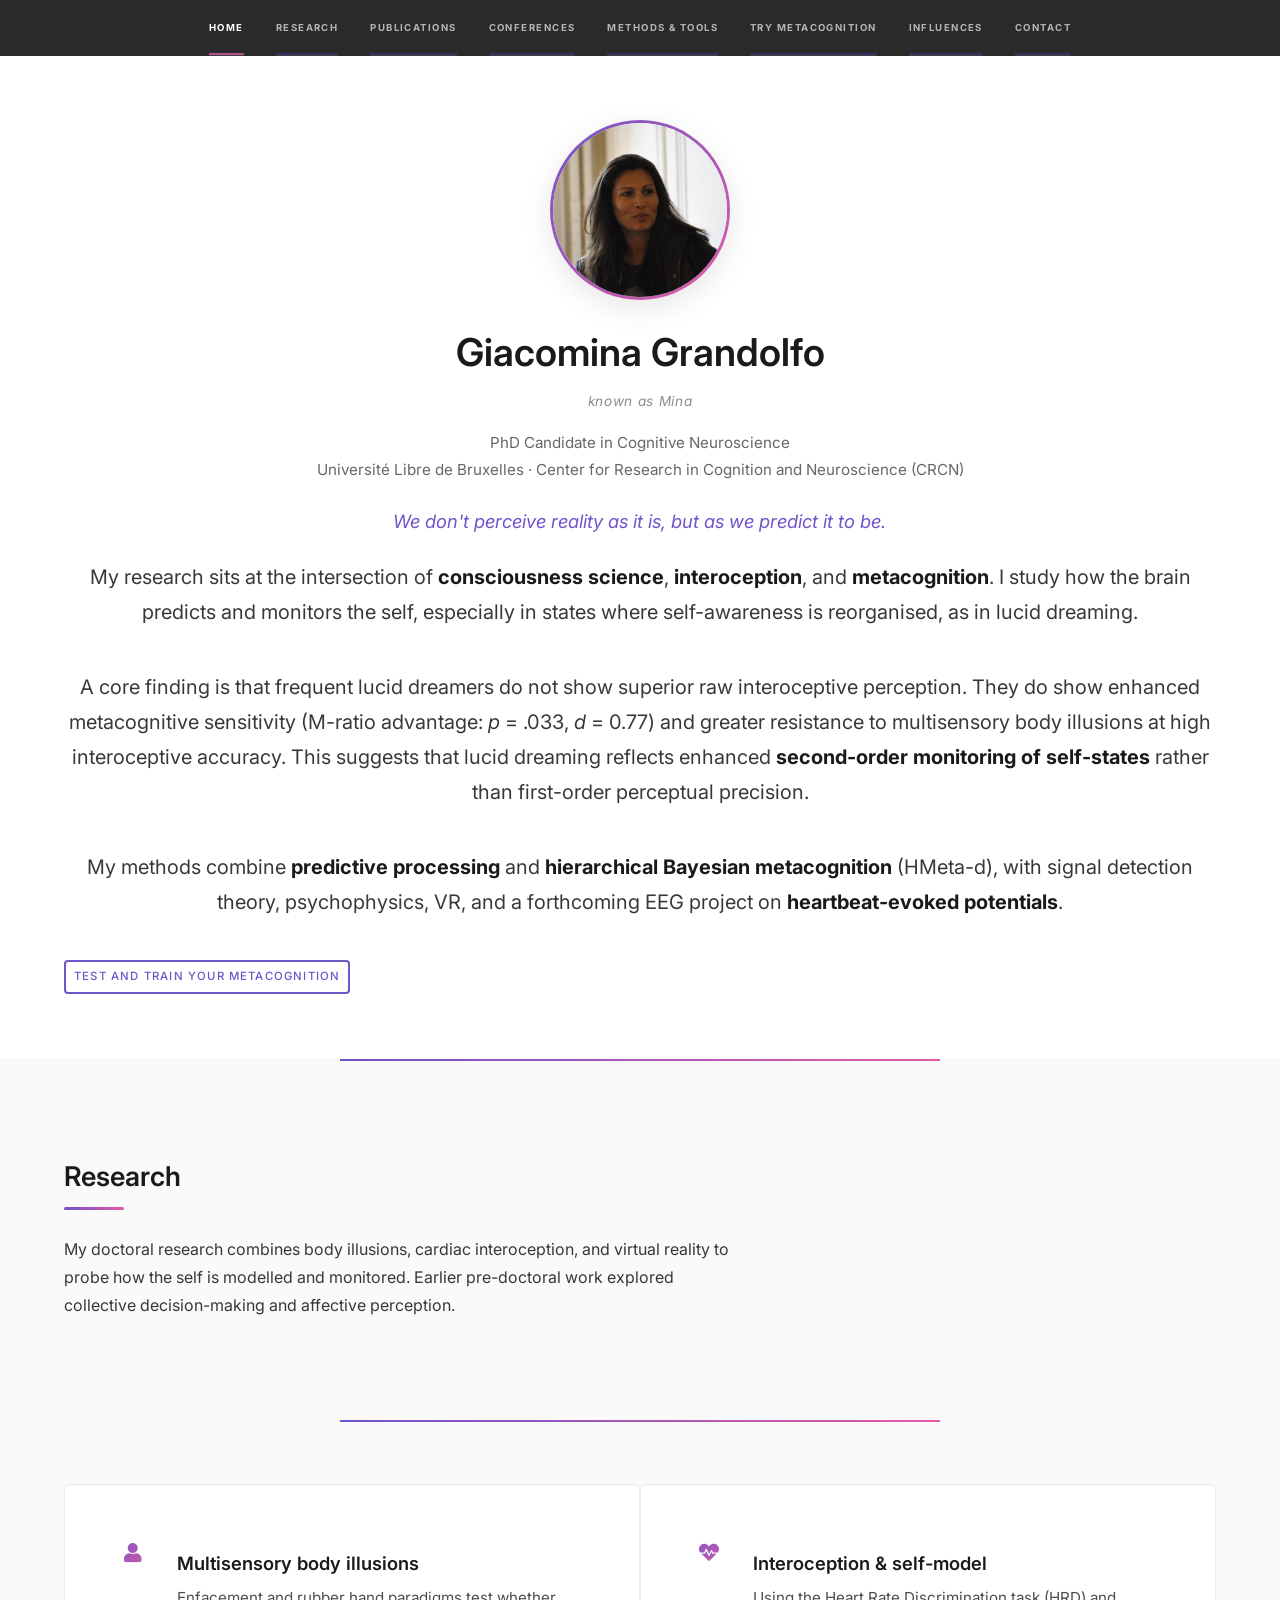
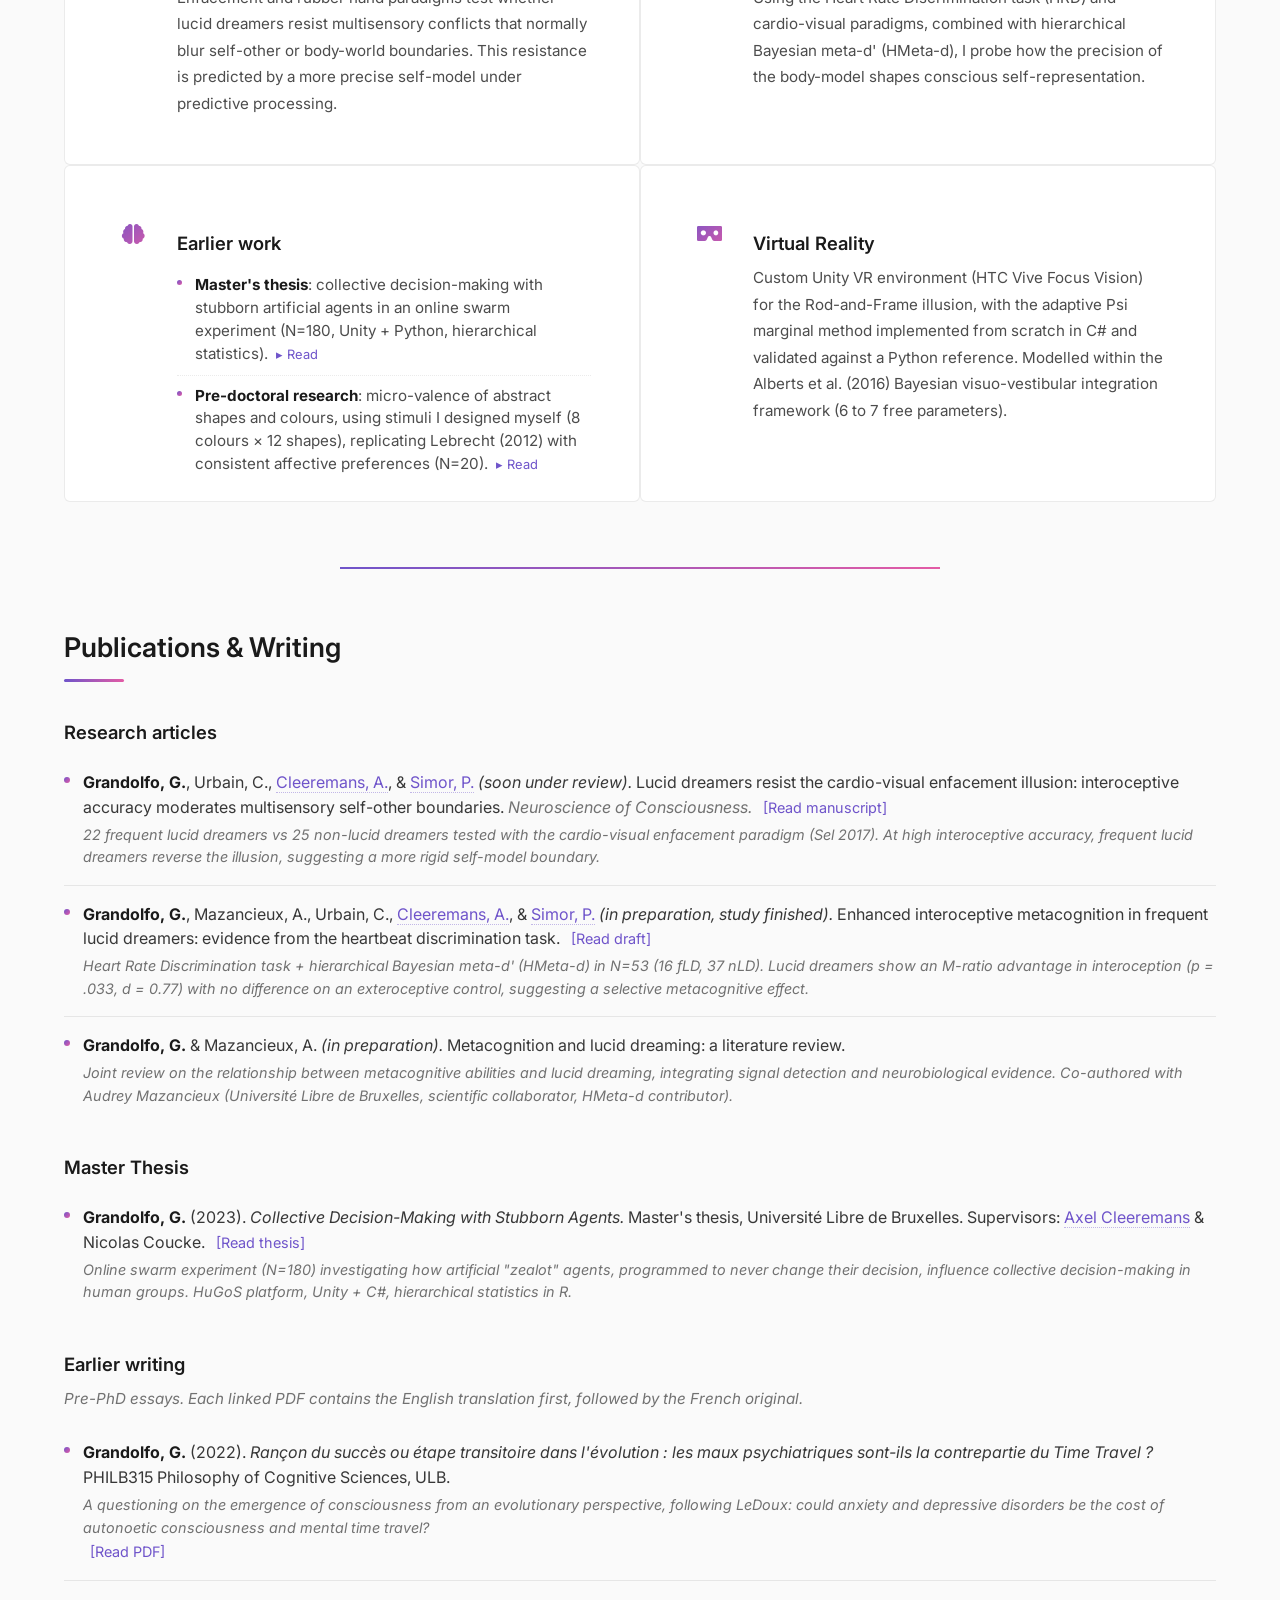
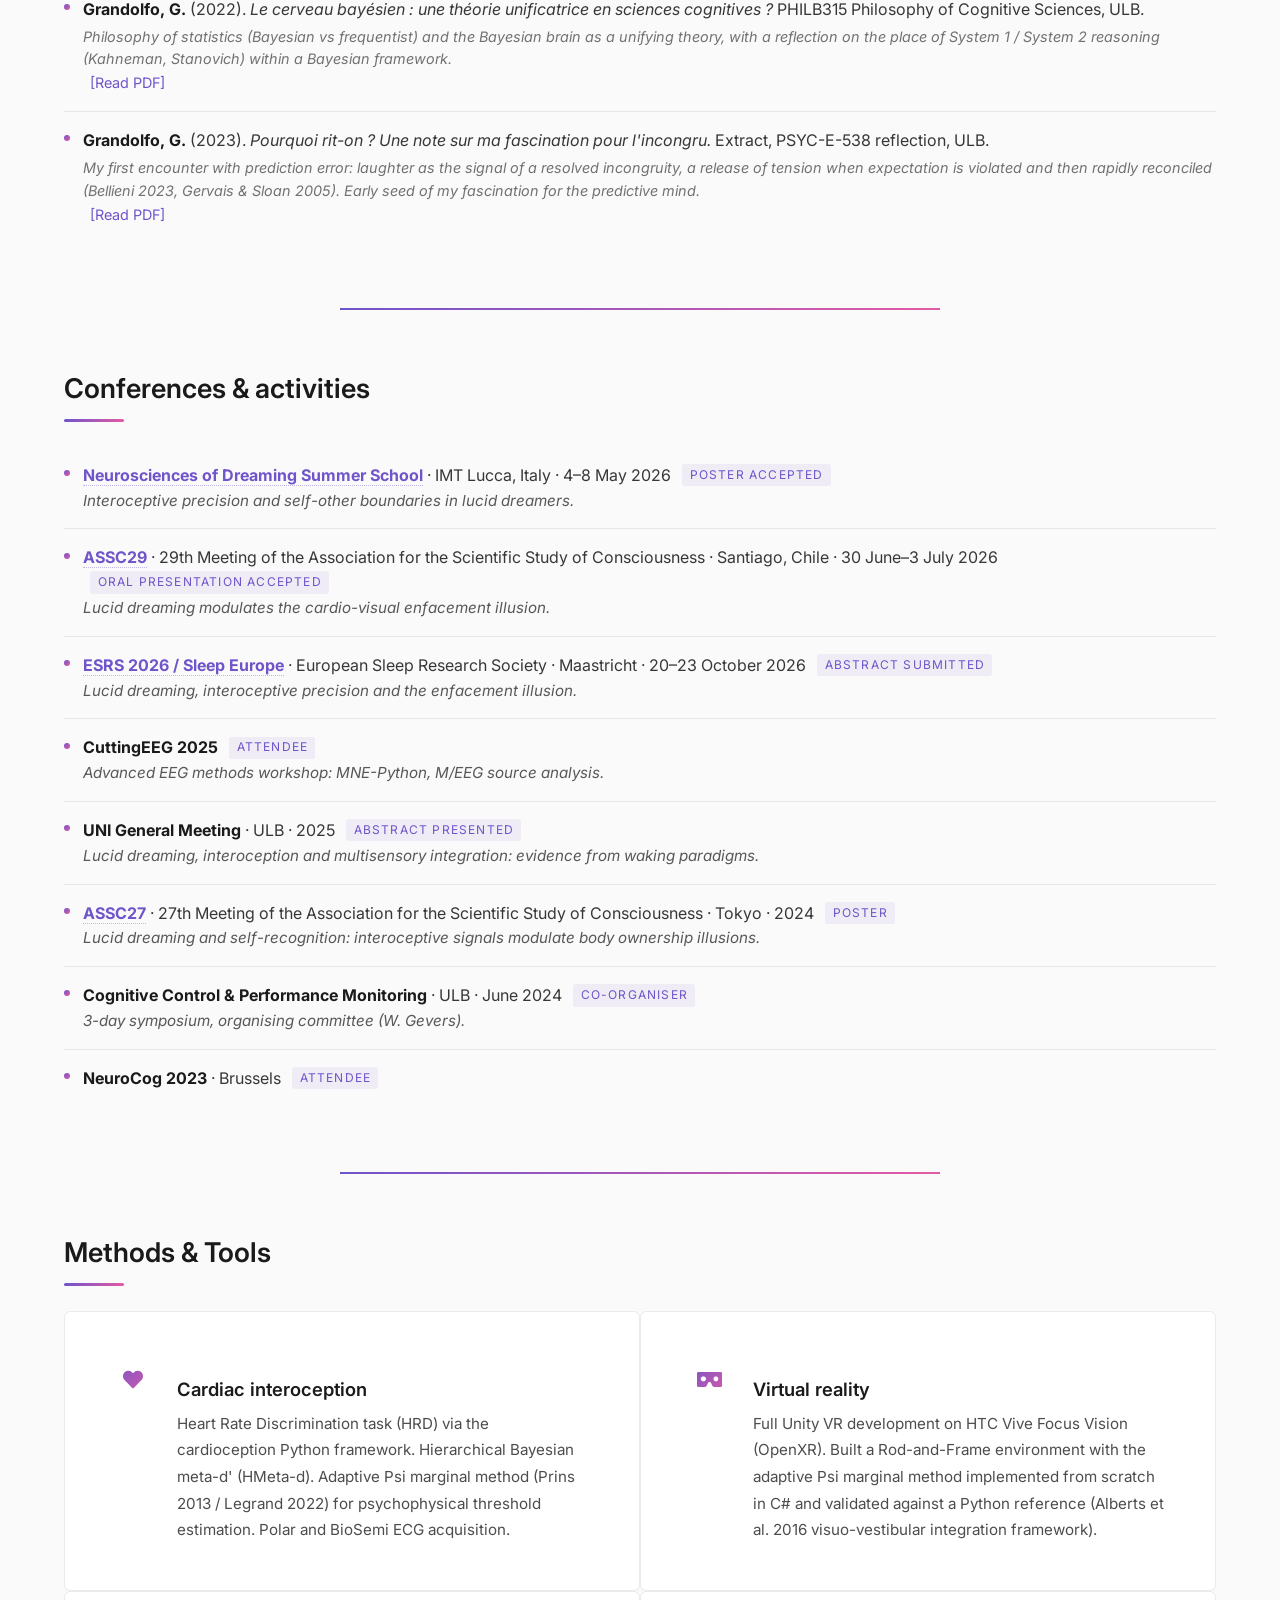
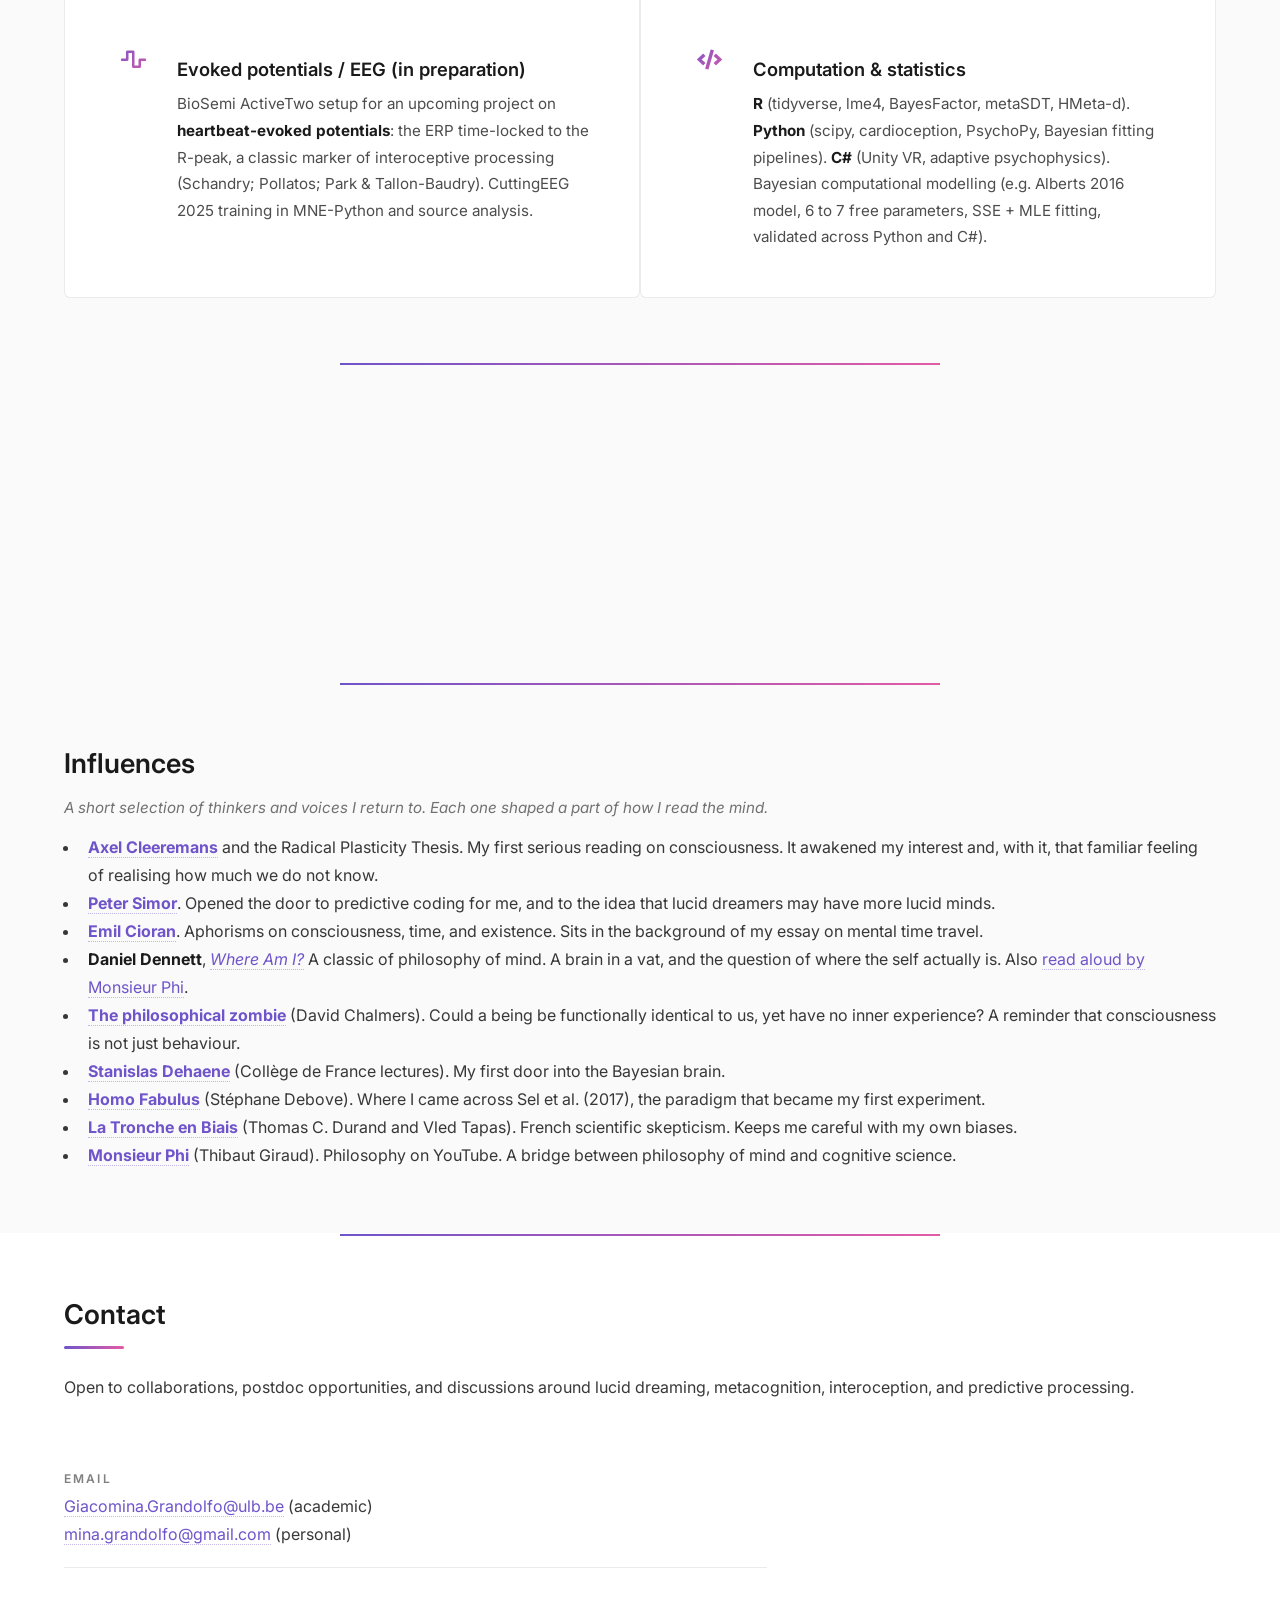
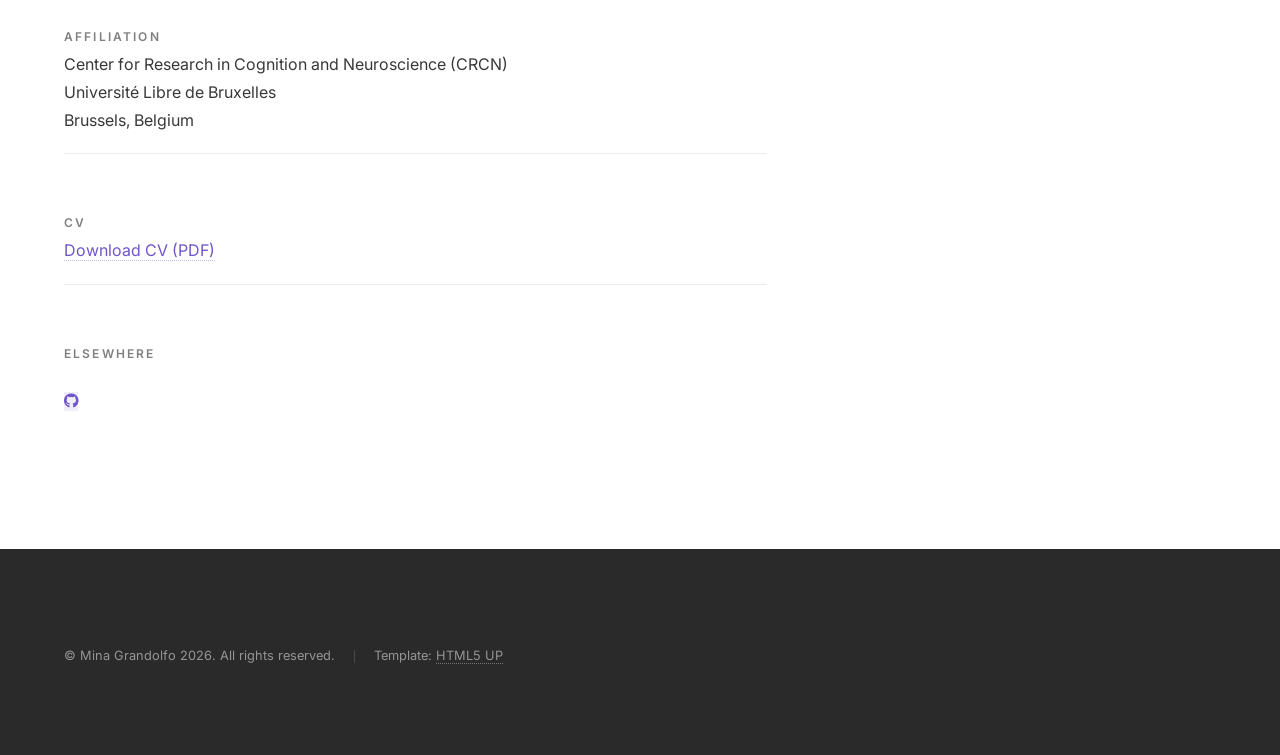
<file: index.html>
<!DOCTYPE HTML>
<!--
	Built with Hyperspace by HTML5 UP (html5up.net).
	Customised for Mina Grandolfo.
-->
<html lang="en">
	<head>
		<title>Giacomina Grandolfo (Mina) | Cognitive Neuroscience, ULB</title>
		<meta charset="utf-8" />
		<meta name="viewport" content="width=device-width, initial-scale=1, user-scalable=no" />
		<meta name="description" content="Mina Grandolfo, PhD candidate in cognitive neuroscience at Université Libre de Bruxelles. Research on lucid dreaming, interoception, metacognition and multisensory self-representation." />
		<link rel="preconnect" href="https://fonts.googleapis.com" />
		<link rel="preconnect" href="https://fonts.gstatic.com" crossorigin />
		<link href="https://fonts.googleapis.com/css2?family=Inter:wght@400;500;600;700&display=swap" rel="stylesheet" />
		<link rel="stylesheet" href="assets/css/main.css" />
		<link rel="stylesheet" href="assets/css/custom.css" />
		<noscript><link rel="stylesheet" href="assets/css/noscript.css" /></noscript>
	</head>
	<body class="is-preload">

		<!-- Sidebar -->
			<section id="sidebar">
				<div class="inner">
					<nav>
						<ul>
							<li><a href="#intro">Home</a></li>
							<li><a href="#research">Research</a></li>
							<li><a href="#publications">Publications</a></li>
							<li><a href="#conferences">Conferences</a></li>
							<li><a href="#methods">Methods &amp; Tools</a></li>
							<li><a href="#try">Try metacognition</a></li>
							<li><a href="#influences">Influences</a></li>
							<li><a href="#contact">Contact</a></li>
						</ul>
					</nav>
				</div>
			</section>

		<!-- Wrapper -->
			<div id="wrapper">

				<!-- Intro / Hero -->
					<section id="intro" class="wrapper style1 fullscreen fade-up">
						<div class="inner">
							<img src="images/mina_portrait.jpg" alt="Giacomina Grandolfo" class="hero-photo" />
							<h1>Giacomina Grandolfo</h1>
							<p class="also-known">known as Mina</p>
							<p class="affiliation">PhD Candidate in Cognitive Neuroscience<br />
							Université Libre de Bruxelles &middot; Center for Research in Cognition and Neuroscience (CRCN)</p>
							<p class="tagline">We don't perceive reality as it is, but as we predict it to be.</p>
							<p>My research sits at the intersection of <strong>consciousness science</strong>, <strong>interoception</strong>, and <strong>metacognition</strong>. I study how the brain predicts and monitors the self, especially in states where self-awareness is reorganised, as in lucid dreaming.</p>
							<p>A core finding is that frequent lucid dreamers do not show superior raw interoceptive perception. They do show enhanced metacognitive sensitivity (M-ratio advantage: <em>p</em> = .033, <em>d</em> = 0.77) and greater resistance to multisensory body illusions at high interoceptive accuracy. This suggests that lucid dreaming reflects enhanced <strong>second-order monitoring of self-states</strong> rather than first-order perceptual precision.</p>
							<p>My methods combine <strong>predictive processing</strong> and <strong>hierarchical Bayesian metacognition</strong> (HMeta-d), with signal detection theory, psychophysics, VR, and a forthcoming EEG project on <strong>heartbeat-evoked potentials</strong>.</p>
							<ul class="actions">
								<li><a href="metacog/" class="button" target="_blank" rel="noopener">Test and train your metacognition</a></li>
							</ul>
						</div>
					</section>

				<!-- Research -->
					<section id="research" class="wrapper style2 spotlights">
						<section>
							<div class="content">
								<div class="inner">
									<h2>Research</h2>
									<p>My doctoral research combines body illusions, cardiac interoception, and virtual reality to probe how the self is modelled and monitored. Earlier pre-doctoral work explored collective decision-making and affective perception.</p>
								</div>
							</div>
						</section>
					</section>

					<section id="research-axes" class="wrapper style3 fade-up">
						<div class="inner">
							<div class="features">
								<section>
									<span class="icon solid major fa-user"></span>
									<h3>Multisensory body illusions</h3>
									<p>Enfacement and rubber hand paradigms test whether lucid dreamers resist multisensory conflicts that normally blur self-other or body-world boundaries. This resistance is predicted by a more precise self-model under predictive processing.</p>
								</section>
								<section>
									<span class="icon solid major fa-heartbeat"></span>
									<h3>Interoception &amp; self-model</h3>
									<p>Using the Heart Rate Discrimination task (HRD) and cardio-visual paradigms, combined with hierarchical Bayesian meta-d' (HMeta-d), I probe how the precision of the body-model shapes conscious self-representation.</p>
								</section>
								<section>
									<span class="icon solid major fa-brain"></span>
									<h3>Earlier work</h3>
									<ul class="card-list">
										<li><strong>Master's thesis</strong>: collective decision-making with stubborn artificial agents in an online swarm experiment (N=180, Unity + Python, hierarchical statistics). <a href="writing/collective_decision_making.pdf" target="_blank" rel="noopener" class="card-link">Read</a></li>
										<li><strong>Pre-doctoral research</strong>: micro-valence of abstract shapes and colours, using stimuli I designed myself (8 colours &times; 12 shapes), replicating Lebrecht (2012) with consistent affective preferences (N=20). <a href="writing/microvalence.pdf" target="_blank" rel="noopener" class="card-link">Read</a></li>
									</ul>
								</section>
								<section>
									<span class="icon solid major fa-vr-cardboard"></span>
									<h3>Virtual Reality</h3>
									<p>Custom Unity VR environment (HTC Vive Focus Vision) for the Rod-and-Frame illusion, with the adaptive Psi marginal method implemented from scratch in C# and validated against a Python reference. Modelled within the Alberts et al. (2016) Bayesian visuo-vestibular integration framework (6 to 7 free parameters).</p>
								</section>
							</div>
						</div>
					</section>

				<!-- Publications -->
					<section id="publications" class="wrapper style2 fade-up">
						<div class="inner">
							<h2>Publications &amp; Writing</h2>

							<h3>Research articles</h3>
							<ul class="pub-list">
								<li>
									<strong>Grandolfo, G.</strong>, Urbain, C., <a href="https://axc.ulb.be/" target="_blank" rel="noopener">Cleeremans, A.</a>, &amp; <a href="https://www.imera.fr/en/researcher/peter-daniel-simor/" target="_blank" rel="noopener">Simor, P.</a> <em>(soon under review).</em>
									Lucid dreamers resist the cardio-visual enfacement illusion: interoceptive accuracy moderates multisensory self-other boundaries.
									<span class="venue">Neuroscience of Consciousness.</span>
									<a href="writing/lucid_dreamers_resist.pdf" target="_blank" rel="noopener" class="pdf-link">[Read manuscript]</a>
									<span class="teaser">22 frequent lucid dreamers vs 25 non-lucid dreamers tested with the cardio-visual enfacement paradigm (Sel 2017). At high interoceptive accuracy, frequent lucid dreamers reverse the illusion, suggesting a more rigid self-model boundary.</span>
								</li>
								<li>
									<strong>Grandolfo, G.</strong>, Mazancieux, A., Urbain, C., <a href="https://axc.ulb.be/" target="_blank" rel="noopener">Cleeremans, A.</a>, &amp; <a href="https://www.imera.fr/en/researcher/peter-daniel-simor/" target="_blank" rel="noopener">Simor, P.</a> <em>(in preparation, study finished).</em>
									Enhanced interoceptive metacognition in frequent lucid dreamers: evidence from the heartbeat discrimination task.
									<a href="writing/enhanced_interoceptive_metacognition.pdf" target="_blank" rel="noopener" class="pdf-link">[Read draft]</a>
									<span class="teaser">Heart Rate Discrimination task + hierarchical Bayesian meta-d' (HMeta-d) in N=53 (16 fLD, 37 nLD). Lucid dreamers show an M-ratio advantage in interoception (p = .033, d = 0.77) with no difference on an exteroceptive control, suggesting a selective metacognitive effect.</span>
								</li>
								<li>
									<strong>Grandolfo, G.</strong> &amp; Mazancieux, A. <em>(in preparation).</em>
									Metacognition and lucid dreaming: a literature review.
									<span class="teaser">Joint review on the relationship between metacognitive abilities and lucid dreaming, integrating signal detection and neurobiological evidence. Co-authored with Audrey Mazancieux (Université Libre de Bruxelles, scientific collaborator, HMeta-d contributor).</span>
								</li>
							</ul>

							<h3>Master Thesis</h3>
							<ul class="pub-list">
								<li>
									<strong>Grandolfo, G.</strong> (2023).
									<em>Collective Decision-Making with Stubborn Agents.</em>
									Master's thesis, Université Libre de Bruxelles.
									Supervisors: <a href="https://axc.ulb.be/" target="_blank" rel="noopener">Axel Cleeremans</a> &amp; Nicolas Coucke.
									<a href="writing/collective_decision_making.pdf" target="_blank" rel="noopener" class="pdf-link">[Read thesis]</a>
									<span class="teaser">Online swarm experiment (N=180) investigating how artificial "zealot" agents, programmed to never change their decision, influence collective decision-making in human groups. HuGoS platform, Unity + C#, hierarchical statistics in R.</span>
								</li>
							</ul>

							<h3>Earlier writing</h3>
							<p class="section-intro">Pre-PhD essays. Each linked PDF contains the English translation first, followed by the French original.</p>
							<ul class="pub-list">
								<li>
									<strong>Grandolfo, G.</strong> (2022).
									<em>Rançon du succès ou étape transitoire dans l'évolution&nbsp;: les maux psychiatriques sont-ils la contrepartie du Time Travel&nbsp;?</em>
									PHILB315 Philosophy of Cognitive Sciences, ULB.
									<span class="teaser">A questioning on the emergence of consciousness from an evolutionary perspective, following LeDoux: could anxiety and depressive disorders be the cost of autonoetic consciousness and mental time travel?</span>
									<a href="writing/rancon_du_succes.pdf" target="_blank" rel="noopener" class="pdf-link">[Read PDF]</a>
								</li>
								<li>
									<strong>Grandolfo, G.</strong> (2022).
									<em>Le cerveau bayésien : une théorie unificatrice en sciences cognitives ?</em>
									PHILB315 Philosophy of Cognitive Sciences, ULB.
									<span class="teaser">Philosophy of statistics (Bayesian vs frequentist) and the Bayesian brain as a unifying theory, with a reflection on the place of System 1 / System 2 reasoning (Kahneman, Stanovich) within a Bayesian framework.</span>
									<a href="writing/cerveau_bayesien.pdf" target="_blank" rel="noopener" class="pdf-link">[Read PDF]</a>
								</li>
								<li>
									<strong>Grandolfo, G.</strong> (2023).
									<em>Pourquoi rit-on&nbsp;? Une note sur ma fascination pour l'incongru.</em>
									Extract, PSYC-E-538 reflection, ULB.
									<span class="teaser">My first encounter with prediction error: laughter as the signal of a resolved incongruity, a release of tension when expectation is violated and then rapidly reconciled (Bellieni 2023, Gervais &amp; Sloan 2005). Early seed of my fascination for the predictive mind.</span>
									<a href="writing/pourquoi_rit_on.pdf" target="_blank" rel="noopener" class="pdf-link">[Read PDF]</a>
								</li>
							</ul>
						</div>
					</section>

				<!-- Conferences -->
					<section id="conferences" class="wrapper style3 fade-up">
						<div class="inner">
							<h2>Conferences &amp; activities</h2>
							<ul class="conf-list">
								<li><strong><a href="https://nodsummerschool.imtlucca.it/" target="_blank" rel="noopener">Neurosciences of Dreaming Summer School</a></strong> &middot; IMT Lucca, Italy &middot; 4&ndash;8 May 2026 <span class="conf-type">Poster accepted</span><br /><em>Interoceptive precision and self-other boundaries in lucid dreamers.</em></li>
								<li><strong><a href="https://theassc.org/assc-29/" target="_blank" rel="noopener">ASSC29</a></strong> &middot; 29th Meeting of the Association for the Scientific Study of Consciousness &middot; Santiago, Chile &middot; 30 June&ndash;3 July 2026 <span class="conf-type">Oral presentation accepted</span><br /><em>Lucid dreaming modulates the cardio-visual enfacement illusion.</em></li>
								<li><strong><a href="https://esrs.eu/sleep-congress/" target="_blank" rel="noopener">ESRS 2026 / Sleep Europe</a></strong> &middot; European Sleep Research Society &middot; Maastricht &middot; 20&ndash;23 October 2026 <span class="conf-type">Abstract submitted</span><br /><em>Lucid dreaming, interoceptive precision and the enfacement illusion.</em></li>
								<li><strong>CuttingEEG 2025</strong> <span class="conf-type">Attendee</span><br /><em>Advanced EEG methods workshop: MNE-Python, M/EEG source analysis.</em></li>
								<li><strong>UNI General Meeting</strong> &middot; ULB &middot; 2025 <span class="conf-type">Abstract presented</span><br /><em>Lucid dreaming, interoception and multisensory integration: evidence from waking paradigms.</em></li>
								<li><strong><a href="https://assc27.net/" target="_blank" rel="noopener">ASSC27</a></strong> &middot; 27th Meeting of the Association for the Scientific Study of Consciousness &middot; Tokyo &middot; 2024 <span class="conf-type">Poster</span><br /><em>Lucid dreaming and self-recognition: interoceptive signals modulate body ownership illusions.</em></li>
								<li><strong>Cognitive Control &amp; Performance Monitoring</strong> &middot; ULB &middot; June 2024 <span class="conf-type">Co-organiser</span><br /><em>3-day symposium, organising committee (W. Gevers).</em></li>
								<li><strong>NeuroCog 2023</strong> &middot; Brussels <span class="conf-type">Attendee</span></li>
							</ul>
						</div>
					</section>

				<!-- Methods & Tools -->
					<section id="methods" class="wrapper style2 fade-up">
						<div class="inner">
							<h2>Methods &amp; Tools</h2>
							<div class="features">
								<section>
									<span class="icon solid major fa-heart"></span>
									<h3>Cardiac interoception</h3>
									<p>Heart Rate Discrimination task (HRD) via the cardioception Python framework. Hierarchical Bayesian meta-d' (HMeta-d). Adaptive Psi marginal method (Prins 2013 / Legrand 2022) for psychophysical threshold estimation. Polar and BioSemi ECG acquisition.</p>
								</section>
								<section>
									<span class="icon solid major fa-vr-cardboard"></span>
									<h3>Virtual reality</h3>
									<p>Full Unity VR development on HTC Vive Focus Vision (OpenXR). Built a Rod-and-Frame environment with the adaptive Psi marginal method implemented from scratch in C# and validated against a Python reference (Alberts et al. 2016 visuo-vestibular integration framework).</p>
								</section>
								<section>
									<span class="icon solid major fa-wave-square"></span>
									<h3>Evoked potentials / EEG (in preparation)</h3>
									<p>BioSemi ActiveTwo setup for an upcoming project on <strong>heartbeat-evoked potentials</strong>: the ERP time-locked to the R-peak, a classic marker of interoceptive processing (Schandry; Pollatos; Park &amp; Tallon-Baudry). CuttingEEG 2025 training in MNE-Python and source analysis.</p>
								</section>
								<section>
									<span class="icon solid major fa-code"></span>
									<h3>Computation &amp; statistics</h3>
									<p><strong>R</strong> (tidyverse, lme4, BayesFactor, metaSDT, HMeta-d). <strong>Python</strong> (scipy, cardioception, PsychoPy, Bayesian fitting pipelines). <strong>C#</strong> (Unity VR, adaptive psychophysics). Bayesian computational modelling (e.g. Alberts 2016 model, 6 to 7 free parameters, SSE + MLE fitting, validated across Python and C#).</p>
								</section>
							</div>
						</div>
					</section>

				<!-- Try it -->
					<section id="try" class="wrapper style2 fade-up">
						<div class="inner">
							<h2>Try metacognition</h2>
							<p>I built an interactive demo so you can understand what metacognition is, what it tells you about yourself, and how to train it.</p>
								<p style="font-size:14px;color:#666;font-style:italic;">The tool is actively evolving. I’m currently working on richer feedback, additional questionnaires, and multi-session tracking. Feedback welcome.</p>
							<ul class="actions">
								<li><a href="metacog/" class="button" target="_blank" rel="noopener">Open the Metacog Trainer</a></li>
							</ul>
						</div>
					</section>

				<!-- Influences -->
					<section id="influences" class="wrapper style3 fade-up">
						<div class="inner">
							<h2>Influences</h2>
							<p class="section-intro">A short selection of thinkers and voices I return to. Each one shaped a part of how I read the mind.</p>
							<ul class="influences-list">
								<li>
									<strong><a href="https://axc.ulb.be/" target="_blank" rel="noopener">Axel Cleeremans</a></strong> and the Radical Plasticity Thesis. My first serious reading on consciousness. It awakened my interest and, with it, that familiar feeling of realising how much we do not know.
								</li>
								<li>
									<strong><a href="https://www.imera.fr/en/researcher/peter-daniel-simor/" target="_blank" rel="noopener">Peter Simor</a></strong>. Opened the door to predictive coding for me, and to the idea that lucid dreamers may have more lucid minds.
								</li>
								<li>
									<strong><a href="https://en.wikipedia.org/wiki/Emil_Cioran" target="_blank" rel="noopener">Emil Cioran</a></strong>. Aphorisms on consciousness, time, and existence. Sits in the background of my essay on mental time travel.
								</li>
								<li>
									<strong>Daniel Dennett</strong>, <a href="https://www.lehigh.edu/~mhb0/Dennett-WhereAmI.pdf" target="_blank" rel="noopener"><em>Where Am I?</em></a> A classic of philosophy of mind. A brain in a vat, and the question of where the self actually is. Also <a href="https://www.youtube.com/watch?v=jpWrjgLxM3A" target="_blank" rel="noopener">read aloud by Monsieur Phi</a>.
								</li>
								<li>
									<strong><a href="https://en.wikipedia.org/wiki/Philosophical_zombie" target="_blank" rel="noopener">The philosophical zombie</a></strong> (David Chalmers). Could a being be functionally identical to us, yet have no inner experience? A reminder that consciousness is not just behaviour.
								</li>
								<li>
									<strong><a href="https://www.college-de-france.fr/chaire/stanislas-dehaene-psychologie-cognitive-experimentale-chaire-statutaire" target="_blank" rel="noopener">Stanislas Dehaene</a></strong> (Collège de France lectures). My first door into the Bayesian brain.
								</li>
								<li>
									<strong><a href="https://evosapiens.net/" target="_blank" rel="noopener">Homo Fabulus</a></strong> (Stéphane Debove). Where I came across Sel et al. (2017), the paradigm that became my first experiment.
								</li>
								<li>
									<strong><a href="https://www.youtube.com/@LaTroncheenBiais" target="_blank" rel="noopener">La Tronche en Biais</a></strong> (Thomas C. Durand and Vled Tapas). French scientific skepticism. Keeps me careful with my own biases.
								</li>
								<li>
									<strong><a href="https://www.youtube.com/@MonsieurPhi" target="_blank" rel="noopener">Monsieur Phi</a></strong> (Thibaut Giraud). Philosophy on YouTube. A bridge between philosophy of mind and cognitive science.
								</li>
							</ul>
						</div>
					</section>

				<!-- Contact -->
					<section id="contact" class="wrapper style1 fade-up">
						<div class="inner">
							<h2>Contact</h2>
							<p>Open to collaborations, postdoc opportunities, and discussions around lucid dreaming, metacognition, interoception, and predictive processing.</p>
							<div class="split style1">
								<section>
									<ul class="contact">
										<li>
											<h3>Email</h3>
											<a href="mailto:Giacomina.Grandolfo@ulb.be">Giacomina.Grandolfo@ulb.be</a> (academic)<br />
											<a href="mailto:mina.grandolfo@gmail.com">mina.grandolfo@gmail.com</a> (personal)
										</li>
										<li>
											<h3>Affiliation</h3>
											<span>Center for Research in Cognition and Neuroscience (CRCN)<br />
											Université Libre de Bruxelles<br />
											Brussels, Belgium</span>
										</li>
										<li>
											<h3>CV</h3>
											<a href="writing/cv_grandolfo_2026.pdf" target="_blank" rel="noopener">Download CV (PDF)</a>
										</li>
										<li>
											<h3>Elsewhere</h3>
											<ul class="icons">
												<li><a href="https://github.com/minagrandolfo" target="_blank" rel="noopener" class="icon brands fa-github"><span class="label">GitHub</span></a></li>
											</ul>
										</li>
									</ul>
								</section>
							</div>
						</div>
					</section>

			</div>

		<!-- Footer -->
			<footer id="footer" class="wrapper style1-alt">
				<div class="inner">
					<ul class="menu">
						<li>&copy; Mina Grandolfo 2026. All rights reserved.</li><li>Template: <a href="https://html5up.net" target="_blank" rel="noopener">HTML5 UP</a></li>
					</ul>
				</div>
			</footer>

		<!-- Scripts -->
			<script src="assets/js/jquery.min.js"></script>
			<script src="assets/js/jquery.scrollex.min.js"></script>
			<script src="assets/js/jquery.scrolly.min.js"></script>
			<script src="assets/js/browser.min.js"></script>
			<script src="assets/js/breakpoints.min.js"></script>
			<script src="assets/js/util.js"></script>
			<script src="assets/js/main.js"></script>

	</body>
</html>
</file>
<file: assets/css/custom.css>
/*
	Custom overrides for Mina Grandolfo's site.
	Overlays on top of main.css (Hyperspace).
	Palette: B&W with mauve (#6F54CA) → pink (#E35BA5) gradient accent.
*/

/* ---------- Palette variables (for reference) ---------- */
/*
	--ink:          #1a1a1a  (body text & headings)
	--ink-soft:     #444     (secondary text)
	--ink-faint:    #8a8a8a  (tertiary, timestamps)
	--paper:        #ffffff  (page background)
	--paper-alt:    #fafafa  (section stripe)
	--rule:         rgba(0,0,0,0.12)
	--rule-soft:    rgba(0,0,0,0.06)
	--mauve:        #6F54CA  (primary accent, links, buttons)
	--mauve-alt:    #5A3FB4
	--pink:         #E35BA5  (gradient terminus)
*/

/* ---------- Typography & body ---------- */

body {
	background: #ffffff !important;
	color: rgba(0, 0, 0, 0.78) !important;
	font-family: 'Inter', 'Helvetica Neue', Helvetica, Arial, sans-serif !important;
	-webkit-font-smoothing: antialiased;
	-moz-osx-font-smoothing: grayscale;
	text-rendering: optimizeLegibility;
}

h1, h2, h3, h4, h5, h6 {
	-webkit-font-smoothing: antialiased;
	-moz-osx-font-smoothing: grayscale;
}

body, input, select, textarea {
	color: rgba(0, 0, 0, 0.78) !important;
	font-family: 'Inter', 'Helvetica Neue', Helvetica, Arial, sans-serif !important;
}

h1, h2, h3, h4, h5, h6 {
	color: #1a1a1a !important;
	font-family: 'Inter', 'Helvetica Neue', Helvetica, Arial, sans-serif !important;
	font-weight: 600 !important;
	letter-spacing: 0 !important;
}

h1 { font-size: 2.4em !important; line-height: 1.2 !important; }
h2 { font-size: 1.7em !important; line-height: 1.25 !important; }
h3 { font-size: 1.15em !important; line-height: 1.35 !important; margin-top: 1.5em !important; }

a {
	color: #6F54CA !important;
	text-decoration: none !important;
	border-bottom: dotted 1px rgba(111, 84, 202, 0.4) !important;
	transition: color 0.2s, border-color 0.2s !important;
}

a:hover {
	color: #E35BA5 !important;
	border-bottom-color: rgba(227, 91, 165, 0.6) !important;
}

strong, b { color: #1a1a1a !important; }

/* ---------- Section backgrounds (alternating stripes) ---------- */

#wrapper > section.wrapper {
	background: #ffffff !important;
	color: rgba(0, 0, 0, 0.78) !important;
}

#wrapper > section.wrapper.style2,
#wrapper > section.wrapper.style3 {
	background: #fafafa !important;
}

#wrapper > section.wrapper .inner {
	color: rgba(0, 0, 0, 0.78) !important;
}

/* Section divider: mauve→pink gradient line between sections */
#wrapper > section.wrapper + section.wrapper {
	border-top: 1px solid transparent !important;
	position: relative;
}

#wrapper > section.wrapper + section.wrapper::before {
	content: "";
	position: absolute;
	top: 0;
	left: 50%;
	transform: translateX(-50%);
	width: 60%;
	max-width: 600px;
	height: 2px;
	background: linear-gradient(to right, #6F54CA, #E35BA5);
}

/* ---------- Sidebar ---------- */

#sidebar {
	background: #2a2a2a !important;
}

#sidebar .inner nav ul li a {
	color: rgba(255, 255, 255, 0.65) !important;
	border-bottom: 1px solid rgba(255, 255, 255, 0.1) !important;
	letter-spacing: 0.15em !important;
}

#sidebar .inner nav ul li a:hover,
#sidebar .inner nav ul li a.active {
	color: #ffffff !important;
}

#sidebar .inner nav ul li a.active::before {
	background-image: linear-gradient(to right, #6F54CA, #E35BA5) !important;
}

/* Mobile nav toggle when sidebar collapses */
@media screen and (max-width: 1280px) {
	#sidebar {
		background: #2a2a2a !important;
	}
}

/* Mobile (<736px): keep sidebar visible as top bar with horizontal scroll */
@media screen and (max-width: 736px) {
	#sidebar {
		display: block !important;
		position: fixed !important;
		top: 0;
		left: 0;
		right: 0;
		height: 3.2em !important;
		padding: 0 !important;
		overflow-x: auto !important;
		overflow-y: hidden !important;
		-webkit-overflow-scrolling: touch;
		z-index: 100;
	}
	#sidebar > .inner {
		display: flex;
		align-items: center;
		justify-content: flex-start !important;
		height: 100%;
		min-width: max-content;
		margin: 0 !important;
		padding: 0 1em !important;
		text-align: left !important;
	}
	#sidebar nav {
		height: 100%;
	}
	#sidebar nav ul {
		display: flex !important;
		flex-direction: row !important;
		align-items: center;
		height: 100%;
		margin: 0 !important;
		padding: 0 !important;
		list-style: none;
	}
	#sidebar nav ul li {
		display: block !important;
		flex: 0 0 auto;
		margin: 0 !important;
		padding: 0 0.8em !important;
		height: 100%;
	}
	#sidebar nav a {
		display: flex !important;
		align-items: center;
		height: 100%;
		padding: 0 !important;
		font-size: 0.6em !important;
		letter-spacing: 0.15em !important;
		border-bottom: none !important;
		white-space: nowrap;
	}
	#sidebar nav a::before,
	#sidebar nav a::after {
		display: none !important;
	}
	/* Push wrapper down to make room for fixed top bar */
	#wrapper {
		padding-top: 3.2em !important;
	}
}

/* ---------- Hero / intro ---------- */

#intro .inner {
	text-align: center;
}

.hero-photo {
	display: block;
	margin: 0 auto 1.8em auto;
	width: 180px;
	height: 180px;
	border-radius: 50%;
	object-fit: cover;
	border: 3px solid transparent;
	background:
		linear-gradient(#fff, #fff) padding-box,
		linear-gradient(135deg, #6F54CA, #E35BA5) border-box;
	box-shadow: 0 8px 30px rgba(0, 0, 0, 0.1);
}

.also-known {
	color: rgba(0, 0, 0, 0.45) !important;
	font-size: 0.85em !important;
	font-style: italic !important;
	letter-spacing: 0.05em !important;
	margin-top: -0.3em !important;
	margin-bottom: 1.2em !important;
}

.affiliation {
	color: rgba(0, 0, 0, 0.6) !important;
	font-size: 0.95em !important;
	margin-bottom: 1.2em !important;
}

.tagline {
	font-style: italic !important;
	font-size: 1.15em !important;
	color: #6F54CA !important;
	margin: 1.2em auto !important;
	max-width: 42em;
}

/* ---------- Buttons ---------- */

input[type="submit"], input[type="reset"], input[type="button"],
button, .button {
	background: transparent !important;
	border: 2px solid #6F54CA !important;
	color: #6F54CA !important;
	font-weight: 500 !important;
	border-radius: 4px !important;
	transition: all 0.2s !important;
	text-align: center !important;
	height: auto !important;
	min-height: 2.75em !important;
	line-height: 1.5 !important;
	padding-top: 0.6em !important;
	padding-bottom: 0.6em !important;
	white-space: normal !important;
}

input[type="submit"]:hover, input[type="reset"]:hover, input[type="button"]:hover,
button:hover, .button:hover {
	background: #6F54CA !important;
	color: #ffffff !important;
}

.button.primary {
	background: #6F54CA !important;
	color: #ffffff !important;
}

.button.primary:hover {
	background: #E35BA5 !important;
	border-color: #E35BA5 !important;
}

/* ---------- Lists: publications and conferences ---------- */

ul.pub-list, ul.conf-list {
	list-style: none !important;
	padding: 0 !important;
	margin: 0.5em 0 2em 0 !important;
}

ul.pub-list li, ul.conf-list li {
	padding: 1em 0 1em 1.2em !important;
	border-bottom: 1px solid rgba(0, 0, 0, 0.08) !important;
	position: relative;
	line-height: 1.55 !important;
}

ul.pub-list li::before, ul.conf-list li::before {
	content: "";
	position: absolute;
	left: 0;
	top: 1.45em;
	width: 6px;
	height: 6px;
	background: linear-gradient(135deg, #6F54CA, #E35BA5);
	border-radius: 50%;
}

ul.pub-list li:last-child, ul.conf-list li:last-child {
	border-bottom: none !important;
}

ul.pub-list .venue {
	font-style: italic;
	color: rgba(0, 0, 0, 0.55);
}

ul.pub-list .pdf-link {
	font-size: 0.9em;
	color: #6F54CA !important;
	border-bottom: none !important;
	margin-left: 0.5em;
}

ul.pub-list .teaser {
	display: block;
	font-size: 0.9em;
	color: rgba(0, 0, 0, 0.55);
	margin-top: 0.3em;
	font-style: italic;
}

ul.pub-list .fr-original {
	display: block;
	font-size: 0.82em;
	color: rgba(0, 0, 0, 0.42);
	margin-top: 0.5em;
	padding-top: 0.5em;
	border-top: 1px dotted rgba(0, 0, 0, 0.08);
}

ul.pub-list .fr-original em {
	color: rgba(0, 0, 0, 0.55);
}

ul.pub-list .english-note {
	display: block;
	font-size: 0.82em;
	color: #6F54CA;
	margin-top: 0.4em;
	margin-bottom: 0.2em;
	font-style: italic;
}

.section-intro {
	color: rgba(0, 0, 0, 0.55);
	font-size: 0.95em;
	font-style: italic;
	margin-bottom: 0.8em !important;
}

ul.conf-list .conf-type {
	display: inline-block;
	font-size: 0.75em;
	text-transform: uppercase;
	letter-spacing: 0.1em;
	color: #6F54CA;
	background: rgba(111, 84, 202, 0.08);
	padding: 0.15em 0.6em;
	border-radius: 3px;
	margin-left: 0.6em;
	vertical-align: 2px;
}

ul.conf-list li em {
	color: rgba(0, 0, 0, 0.65);
	font-size: 0.95em;
}

/* ---------- Features grid (research axes, tools) ---------- */

.features {
	border: none !important;
}

.features section {
	border: 1px solid rgba(0, 0, 0, 0.08) !important;
	background: #ffffff !important;
	border-radius: 6px !important;
	transition: box-shadow 0.2s, transform 0.2s !important;
}

@media screen and (max-width: 480px) {
	.features section {
		padding: 2em 1.5em 1em 1.5em !important;
	}
}

/* Mobile: center hero action buttons properly */
@media screen and (max-width: 736px) {
	#intro ul.actions {
		display: flex;
		flex-direction: column;
		align-items: center;
		gap: 0.8em;
	}
	#intro ul.actions li {
		width: 100%;
		max-width: 380px;
		padding: 0;
	}
	#intro ul.actions .button {
		width: 100%;
		text-align: center;
		letter-spacing: 0.1em !important;
		font-size: 0.78em !important;
		padding-left: 0.6em !important;
		padding-right: 0.6em !important;
	}
}

.features section:hover {
	box-shadow: 0 6px 24px rgba(111, 84, 202, 0.12) !important;
	transform: translateY(-2px);
}

.features section .icon.major {
	background: linear-gradient(135deg, #6F54CA, #E35BA5) !important;
	-webkit-background-clip: text !important;
	background-clip: text !important;
	-webkit-text-fill-color: transparent !important;
	color: #6F54CA !important;
	border: none !important;
}

.features section .icon.major::before {
	background: none !important;
}

.features section h3 {
	color: #1a1a1a !important;
	margin-top: 0.5em !important;
}

.features section p {
	color: rgba(0, 0, 0, 0.7) !important;
	font-size: 0.95em !important;
}

.features .card-list {
	list-style: none !important;
	padding: 0 !important;
	margin: 0 !important;
}

.features .card-list li {
	position: relative;
	padding: 0.6em 0 0.6em 1.2em !important;
	font-size: 0.95em !important;
	color: rgba(0, 0, 0, 0.7) !important;
	line-height: 1.5 !important;
	border-bottom: 1px dotted rgba(0, 0, 0, 0.08);
}

.features .card-list li:last-child {
	border-bottom: none;
}

.features .card-list li::before {
	content: "";
	position: absolute;
	left: 0;
	top: 1em;
	width: 5px;
	height: 5px;
	background: linear-gradient(135deg, #6F54CA, #E35BA5);
	border-radius: 50%;
}

.features .card-list strong {
	color: #1a1a1a !important;
}

.features .card-list .card-link {
	font-size: 0.85em;
	color: #6F54CA !important;
	border-bottom: none !important;
	margin-left: 0.3em;
	white-space: nowrap;
}

.features .card-list .card-link::before {
	content: "▸ ";
}

/* ---------- Contact ---------- */

ul.contact {
	list-style: none !important;
	padding: 0 !important;
}

ul.contact li {
	padding: 1.2em 0 !important;
	border-bottom: 1px solid rgba(0, 0, 0, 0.08) !important;
	border-left: none !important;
}

ul.contact li:last-child {
	border-bottom: none !important;
}

ul.contact h3 {
	color: rgba(0, 0, 0, 0.5) !important;
	font-size: 0.75em !important;
	text-transform: uppercase !important;
	letter-spacing: 0.18em !important;
	margin-bottom: 0.4em !important;
}

ul.icons li a.icon {
	background: rgba(111, 84, 202, 0.1) !important;
	color: #6F54CA !important;
	border-color: transparent !important;
	transition: all 0.2s !important;
}

ul.icons li a.icon:hover {
	background: linear-gradient(135deg, #6F54CA, #E35BA5) !important;
	color: #ffffff !important;
}

/* ---------- Footer ---------- */

#footer {
	background: #2a2a2a !important;
	color: rgba(255, 255, 255, 0.5) !important;
	padding: 2em 0 !important;
}

#footer .menu li,
#footer .menu li a {
	color: rgba(255, 255, 255, 0.5) !important;
	border-color: rgba(255, 255, 255, 0.15) !important;
}

#footer .menu li a {
	border-bottom: dotted 1px rgba(255, 255, 255, 0.35) !important;
}

#footer .menu li a:hover {
	color: #E35BA5 !important;
}

/* ---------- Misc ---------- */

/* Remove the border-left from blockquotes if present */
blockquote {
	border-left: 4px solid #6F54CA !important;
	padding-left: 1.5em !important;
	color: rgba(0, 0, 0, 0.65) !important;
	font-style: italic;
}

/* Horizontal rules */
hr {
	border: none !important;
	height: 2px !important;
	background: linear-gradient(to right, transparent, rgba(111, 84, 202, 0.4), rgba(227, 91, 165, 0.4), transparent) !important;
}

/* Bandeau in sidebar on mobile: ensure gradient separator */
#sidebar .inner nav > ul > li::after {
	background-image: linear-gradient(to right, #6F54CA, #E35BA5) !important;
}

/* Links inside h3 */
h3 a {
	border-bottom: none !important;
}

/* Section titles get a small accent bar above */
#publications h2,
#conferences h2,
#methods h2,
#contact h2,
#research h2 {
	position: relative;
	padding-bottom: 0.4em;
}

#publications h2::after,
#conferences h2::after,
#methods h2::after,
#contact h2::after,
#research h2::after {
	content: "";
	display: block;
	width: 60px;
	height: 3px;
	background: linear-gradient(to right, #6F54CA, #E35BA5);
	margin-top: 0.5em;
	border-radius: 2px;
}
</file>
<file: assets/css/noscript.css>
/*
	Hyperspace by HTML5 UP
	html5up.net | @ajlkn
	Free for personal and commercial use under the CCA 3.0 license (html5up.net/license)
*/

/* Spotlights */

	.spotlights > section > .image:before {
		opacity: 0 !important;
	}

	.spotlights > section > .content > .inner {
		-moz-transform: none !important;
		-webkit-transform: none !important;
		-ms-transform: none !important;
		transform: none !important;
		opacity: 1 !important;
	}

/* Wrapper */

	.wrapper > .inner {
		opacity: 1 !important;
		-moz-transform: none !important;
		-webkit-transform: none !important;
		-ms-transform: none !important;
		transform: none !important;
	}

/* Sidebar */

	#sidebar > .inner {
		opacity: 1 !important;
	}

	#sidebar nav > ul > li {
		-moz-transform: none !important;
		-webkit-transform: none !important;
		-ms-transform: none !important;
		transform: none !important;
		opacity: 1 !important;
	}
</file>
<file: assets/css/main.css>
@import url(fontawesome-all.min.css);

/*
	Hyperspace by HTML5 UP
	html5up.net | @ajlkn
	Free for personal and commercial use under the CCA 3.0 license (html5up.net/license)
*/

html, body, div, span, applet, object,
iframe, h1, h2, h3, h4, h5, h6, p, blockquote,
pre, a, abbr, acronym, address, big, cite,
code, del, dfn, em, img, ins, kbd, q, s, samp,
small, strike, strong, sub, sup, tt, var, b,
u, i, center, dl, dt, dd, ol, ul, li, fieldset,
form, label, legend, table, caption, tbody,
tfoot, thead, tr, th, td, article, aside,
canvas, details, embed, figure, figcaption,
footer, header, hgroup, menu, nav, output, ruby,
section, summary, time, mark, audio, video {
	margin: 0;
	padding: 0;
	border: 0;
	font-size: 100%;
	font: inherit;
	vertical-align: baseline;}

article, aside, details, figcaption, figure,
footer, header, hgroup, menu, nav, section {
	display: block;}

body {
	line-height: 1;
}

ol, ul {
	list-style: none;
}

blockquote, q {
	quotes: none;
}

	blockquote:before, blockquote:after, q:before, q:after {
		content: '';
		content: none;
	}

table {
	border-collapse: collapse;
	border-spacing: 0;
}

body {
	-webkit-text-size-adjust: none;
}

mark {
	background-color: transparent;
	color: inherit;
}

input::-moz-focus-inner {
	border: 0;
	padding: 0;
}

input, select, textarea {
	-moz-appearance: none;
	-webkit-appearance: none;
	-ms-appearance: none;
	appearance: none;
}

/* Basic */

	@-ms-viewport {
		width: device-width;
	}

	body {
		-ms-overflow-style: scrollbar;
	}

	@media screen and (max-width: 480px) {

		html, body {
			min-width: 320px;
		}

	}

	html {
		box-sizing: border-box;
	}

	*, *:before, *:after {
		box-sizing: inherit;
	}

	body {
		background: #312450;
	}

		body.is-preload *, body.is-preload *:before, body.is-preload *:after {
			-moz-animation: none !important;
			-webkit-animation: none !important;
			-ms-animation: none !important;
			animation: none !important;
			-moz-transition: none !important;
			-webkit-transition: none !important;
			-ms-transition: none !important;
			transition: none !important;
		}

/* Type */

	body, input, select, textarea {
		color: rgba(255, 255, 255, 0.55);
		font-family: Arial, Helvetica, sans-serif;
		font-size: 16.5pt;
		font-weight: normal;
		line-height: 1.75;
	}

		@media screen and (max-width: 1680px) {

			body, input, select, textarea {
				font-size: 13pt;
			}

		}

		@media screen and (max-width: 1280px) {

			body, input, select, textarea {
				font-size: 12pt;
			}

		}

		@media screen and (max-width: 360px) {

			body, input, select, textarea {
				font-size: 11pt;
			}

		}

	a {
		-moz-transition: color 0.2s ease, border-bottom-color 0.2s ease;
		-webkit-transition: color 0.2s ease, border-bottom-color 0.2s ease;
		-ms-transition: color 0.2s ease, border-bottom-color 0.2s ease;
		transition: color 0.2s ease, border-bottom-color 0.2s ease;
		border-bottom: dotted 1px rgba(255, 255, 255, 0.35);
		color: inherit;
		text-decoration: none;
	}

		a:hover {
			border-bottom-color: transparent;
			color: #ffffff;
		}

	strong, b {
		color: #ffffff;
		font-weight: bold;
	}

	em, i {
		font-style: italic;
	}

	p {
		margin: 0 0 2em 0;
	}

	h1, h2, h3, h4, h5, h6 {
		color: #ffffff;
		font-weight: bold;
		line-height: 1.5;
		margin: 0 0 0.5em 0;
	}

		h1 a, h2 a, h3 a, h4 a, h5 a, h6 a {
			color: inherit;
			text-decoration: none;
		}

	h1 {
		font-size: 2.75em;
	}

		h1.major {
			margin: 0 0 1.3em 0;
			position: relative;
			padding-bottom: 0.35em;
		}

			h1.major:after {
				background-image: -moz-linear-gradient(to right, #5e42a6, #b74e91);
				background-image: -webkit-linear-gradient(to right, #5e42a6, #b74e91);
				background-image: -ms-linear-gradient(to right, #5e42a6, #b74e91);
				background-image: linear-gradient(to right, #5e42a6, #b74e91);
				-moz-transition: max-width 0.2s ease;
				-webkit-transition: max-width 0.2s ease;
				-ms-transition: max-width 0.2s ease;
				transition: max-width 0.2s ease;
				border-radius: 0.2em;
				bottom: 0;
				content: '';
				height: 0.05em;
				position: absolute;
				right: 0;
				width: 100%;
			}

	h2 {
		font-size: 1.75em;
	}

	h3 {
		font-size: 1.1em;
	}

	h4 {
		font-size: 1em;
	}

	h5 {
		font-size: 0.8em;
	}

	h6 {
		font-size: 0.6em;
	}

	@media screen and (max-width: 736px) {

		h1 {
			font-size: 2em;
		}

		h2 {
			font-size: 1.25em;
		}

		h3 {
			font-size: 1em;
		}

		h4 {
			font-size: 0.8em;
		}

		h5 {
			font-size: 0.6em;
		}

		h6 {
			font-size: 0.6em;
		}

	}

	sub {
		font-size: 0.8em;
		position: relative;
		top: 0.5em;
	}

	sup {
		font-size: 0.8em;
		position: relative;
		top: -0.5em;
	}

	blockquote {
		border-left: solid 4px rgba(255, 255, 255, 0.15);
		font-style: italic;
		margin: 0 0 2em 0;
		padding: 0.5em 0 0.5em 2em;
	}

	code {
		background: rgba(255, 255, 255, 0.05);
		border-radius: 0.25em;
		border: solid 1px rgba(255, 255, 255, 0.15);
		font-family: "Courier New", monospace;
		font-size: 0.9em;
		margin: 0 0.25em;
		padding: 0.25em 0.65em;
	}

	pre {
		-webkit-overflow-scrolling: touch;
		font-family: "Courier New", monospace;
		font-size: 0.9em;
		margin: 0 0 2em 0;
	}

		pre code {
			display: block;
			line-height: 1.75em;
			padding: 1em 1.5em;
			overflow-x: auto;
		}

	hr {
		border: 0;
		border-bottom: solid 1px rgba(255, 255, 255, 0.15);
		margin: 2em 0;
	}

		hr.major {
			margin: 3em 0;
		}

	.align-left {
		text-align: left;
	}

	.align-center {
		text-align: center;
	}

	.align-right {
		text-align: right;
	}

/* Row */

	.row {
		display: flex;
		flex-wrap: wrap;
		box-sizing: border-box;
		align-items: stretch;
	}

		.row > * {
			box-sizing: border-box;
		}

		.row.gtr-uniform > * > :last-child {
			margin-bottom: 0;
		}

		.row.aln-left {
			justify-content: flex-start;
		}

		.row.aln-center {
			justify-content: center;
		}

		.row.aln-right {
			justify-content: flex-end;
		}

		.row.aln-top {
			align-items: flex-start;
		}

		.row.aln-middle {
			align-items: center;
		}

		.row.aln-bottom {
			align-items: flex-end;
		}

		.row > .imp {
			order: -1;
		}

		.row > .col-1 {
			width: 8.33333%;
		}

		.row > .off-1 {
			margin-left: 8.33333%;
		}

		.row > .col-2 {
			width: 16.66667%;
		}

		.row > .off-2 {
			margin-left: 16.66667%;
		}

		.row > .col-3 {
			width: 25%;
		}

		.row > .off-3 {
			margin-left: 25%;
		}

		.row > .col-4 {
			width: 33.33333%;
		}

		.row > .off-4 {
			margin-left: 33.33333%;
		}

		.row > .col-5 {
			width: 41.66667%;
		}

		.row > .off-5 {
			margin-left: 41.66667%;
		}

		.row > .col-6 {
			width: 50%;
		}

		.row > .off-6 {
			margin-left: 50%;
		}

		.row > .col-7 {
			width: 58.33333%;
		}

		.row > .off-7 {
			margin-left: 58.33333%;
		}

		.row > .col-8 {
			width: 66.66667%;
		}

		.row > .off-8 {
			margin-left: 66.66667%;
		}

		.row > .col-9 {
			width: 75%;
		}

		.row > .off-9 {
			margin-left: 75%;
		}

		.row > .col-10 {
			width: 83.33333%;
		}

		.row > .off-10 {
			margin-left: 83.33333%;
		}

		.row > .col-11 {
			width: 91.66667%;
		}

		.row > .off-11 {
			margin-left: 91.66667%;
		}

		.row > .col-12 {
			width: 100%;
		}

		.row > .off-12 {
			margin-left: 100%;
		}

		.row.gtr-0 {
			margin-top: 0;
			margin-left: 0em;
		}

			.row.gtr-0 > * {
				padding: 0 0 0 0em;
			}

			.row.gtr-0.gtr-uniform {
				margin-top: 0em;
			}

				.row.gtr-0.gtr-uniform > * {
					padding-top: 0em;
				}

		.row.gtr-25 {
			margin-top: 0;
			margin-left: -0.375em;
		}

			.row.gtr-25 > * {
				padding: 0 0 0 0.375em;
			}

			.row.gtr-25.gtr-uniform {
				margin-top: -0.375em;
			}

				.row.gtr-25.gtr-uniform > * {
					padding-top: 0.375em;
				}

		.row.gtr-50 {
			margin-top: 0;
			margin-left: -0.75em;
		}

			.row.gtr-50 > * {
				padding: 0 0 0 0.75em;
			}

			.row.gtr-50.gtr-uniform {
				margin-top: -0.75em;
			}

				.row.gtr-50.gtr-uniform > * {
					padding-top: 0.75em;
				}

		.row {
			margin-top: 0;
			margin-left: -1.5em;
		}

			.row > * {
				padding: 0 0 0 1.5em;
			}

			.row.gtr-uniform {
				margin-top: -1.5em;
			}

				.row.gtr-uniform > * {
					padding-top: 1.5em;
				}

		.row.gtr-150 {
			margin-top: 0;
			margin-left: -2.25em;
		}

			.row.gtr-150 > * {
				padding: 0 0 0 2.25em;
			}

			.row.gtr-150.gtr-uniform {
				margin-top: -2.25em;
			}

				.row.gtr-150.gtr-uniform > * {
					padding-top: 2.25em;
				}

		.row.gtr-200 {
			margin-top: 0;
			margin-left: -3em;
		}

			.row.gtr-200 > * {
				padding: 0 0 0 3em;
			}

			.row.gtr-200.gtr-uniform {
				margin-top: -3em;
			}

				.row.gtr-200.gtr-uniform > * {
					padding-top: 3em;
				}

		@media screen and (max-width: 1680px) {

			.row {
				display: flex;
				flex-wrap: wrap;
				box-sizing: border-box;
				align-items: stretch;
			}

				.row > * {
					box-sizing: border-box;
				}

				.row.gtr-uniform > * > :last-child {
					margin-bottom: 0;
				}

				.row.aln-left {
					justify-content: flex-start;
				}

				.row.aln-center {
					justify-content: center;
				}

				.row.aln-right {
					justify-content: flex-end;
				}

				.row.aln-top {
					align-items: flex-start;
				}

				.row.aln-middle {
					align-items: center;
				}

				.row.aln-bottom {
					align-items: flex-end;
				}

				.row > .imp-xlarge {
					order: -1;
				}

				.row > .col-1-xlarge {
					width: 8.33333%;
				}

				.row > .off-1-xlarge {
					margin-left: 8.33333%;
				}

				.row > .col-2-xlarge {
					width: 16.66667%;
				}

				.row > .off-2-xlarge {
					margin-left: 16.66667%;
				}

				.row > .col-3-xlarge {
					width: 25%;
				}

				.row > .off-3-xlarge {
					margin-left: 25%;
				}

				.row > .col-4-xlarge {
					width: 33.33333%;
				}

				.row > .off-4-xlarge {
					margin-left: 33.33333%;
				}

				.row > .col-5-xlarge {
					width: 41.66667%;
				}

				.row > .off-5-xlarge {
					margin-left: 41.66667%;
				}

				.row > .col-6-xlarge {
					width: 50%;
				}

				.row > .off-6-xlarge {
					margin-left: 50%;
				}

				.row > .col-7-xlarge {
					width: 58.33333%;
				}

				.row > .off-7-xlarge {
					margin-left: 58.33333%;
				}

				.row > .col-8-xlarge {
					width: 66.66667%;
				}

				.row > .off-8-xlarge {
					margin-left: 66.66667%;
				}

				.row > .col-9-xlarge {
					width: 75%;
				}

				.row > .off-9-xlarge {
					margin-left: 75%;
				}

				.row > .col-10-xlarge {
					width: 83.33333%;
				}

				.row > .off-10-xlarge {
					margin-left: 83.33333%;
				}

				.row > .col-11-xlarge {
					width: 91.66667%;
				}

				.row > .off-11-xlarge {
					margin-left: 91.66667%;
				}

				.row > .col-12-xlarge {
					width: 100%;
				}

				.row > .off-12-xlarge {
					margin-left: 100%;
				}

				.row.gtr-0 {
					margin-top: 0;
					margin-left: 0em;
				}

					.row.gtr-0 > * {
						padding: 0 0 0 0em;
					}

					.row.gtr-0.gtr-uniform {
						margin-top: 0em;
					}

						.row.gtr-0.gtr-uniform > * {
							padding-top: 0em;
						}

				.row.gtr-25 {
					margin-top: 0;
					margin-left: -0.375em;
				}

					.row.gtr-25 > * {
						padding: 0 0 0 0.375em;
					}

					.row.gtr-25.gtr-uniform {
						margin-top: -0.375em;
					}

						.row.gtr-25.gtr-uniform > * {
							padding-top: 0.375em;
						}

				.row.gtr-50 {
					margin-top: 0;
					margin-left: -0.75em;
				}

					.row.gtr-50 > * {
						padding: 0 0 0 0.75em;
					}

					.row.gtr-50.gtr-uniform {
						margin-top: -0.75em;
					}

						.row.gtr-50.gtr-uniform > * {
							padding-top: 0.75em;
						}

				.row {
					margin-top: 0;
					margin-left: -1.5em;
				}

					.row > * {
						padding: 0 0 0 1.5em;
					}

					.row.gtr-uniform {
						margin-top: -1.5em;
					}

						.row.gtr-uniform > * {
							padding-top: 1.5em;
						}

				.row.gtr-150 {
					margin-top: 0;
					margin-left: -2.25em;
				}

					.row.gtr-150 > * {
						padding: 0 0 0 2.25em;
					}

					.row.gtr-150.gtr-uniform {
						margin-top: -2.25em;
					}

						.row.gtr-150.gtr-uniform > * {
							padding-top: 2.25em;
						}

				.row.gtr-200 {
					margin-top: 0;
					margin-left: -3em;
				}

					.row.gtr-200 > * {
						padding: 0 0 0 3em;
					}

					.row.gtr-200.gtr-uniform {
						margin-top: -3em;
					}

						.row.gtr-200.gtr-uniform > * {
							padding-top: 3em;
						}

		}

		@media screen and (max-width: 1280px) {

			.row {
				display: flex;
				flex-wrap: wrap;
				box-sizing: border-box;
				align-items: stretch;
			}

				.row > * {
					box-sizing: border-box;
				}

				.row.gtr-uniform > * > :last-child {
					margin-bottom: 0;
				}

				.row.aln-left {
					justify-content: flex-start;
				}

				.row.aln-center {
					justify-content: center;
				}

				.row.aln-right {
					justify-content: flex-end;
				}

				.row.aln-top {
					align-items: flex-start;
				}

				.row.aln-middle {
					align-items: center;
				}

				.row.aln-bottom {
					align-items: flex-end;
				}

				.row > .imp-large {
					order: -1;
				}

				.row > .col-1-large {
					width: 8.33333%;
				}

				.row > .off-1-large {
					margin-left: 8.33333%;
				}

				.row > .col-2-large {
					width: 16.66667%;
				}

				.row > .off-2-large {
					margin-left: 16.66667%;
				}

				.row > .col-3-large {
					width: 25%;
				}

				.row > .off-3-large {
					margin-left: 25%;
				}

				.row > .col-4-large {
					width: 33.33333%;
				}

				.row > .off-4-large {
					margin-left: 33.33333%;
				}

				.row > .col-5-large {
					width: 41.66667%;
				}

				.row > .off-5-large {
					margin-left: 41.66667%;
				}

				.row > .col-6-large {
					width: 50%;
				}

				.row > .off-6-large {
					margin-left: 50%;
				}

				.row > .col-7-large {
					width: 58.33333%;
				}

				.row > .off-7-large {
					margin-left: 58.33333%;
				}

				.row > .col-8-large {
					width: 66.66667%;
				}

				.row > .off-8-large {
					margin-left: 66.66667%;
				}

				.row > .col-9-large {
					width: 75%;
				}

				.row > .off-9-large {
					margin-left: 75%;
				}

				.row > .col-10-large {
					width: 83.33333%;
				}

				.row > .off-10-large {
					margin-left: 83.33333%;
				}

				.row > .col-11-large {
					width: 91.66667%;
				}

				.row > .off-11-large {
					margin-left: 91.66667%;
				}

				.row > .col-12-large {
					width: 100%;
				}

				.row > .off-12-large {
					margin-left: 100%;
				}

				.row.gtr-0 {
					margin-top: 0;
					margin-left: 0em;
				}

					.row.gtr-0 > * {
						padding: 0 0 0 0em;
					}

					.row.gtr-0.gtr-uniform {
						margin-top: 0em;
					}

						.row.gtr-0.gtr-uniform > * {
							padding-top: 0em;
						}

				.row.gtr-25 {
					margin-top: 0;
					margin-left: -0.375em;
				}

					.row.gtr-25 > * {
						padding: 0 0 0 0.375em;
					}

					.row.gtr-25.gtr-uniform {
						margin-top: -0.375em;
					}

						.row.gtr-25.gtr-uniform > * {
							padding-top: 0.375em;
						}

				.row.gtr-50 {
					margin-top: 0;
					margin-left: -0.75em;
				}

					.row.gtr-50 > * {
						padding: 0 0 0 0.75em;
					}

					.row.gtr-50.gtr-uniform {
						margin-top: -0.75em;
					}

						.row.gtr-50.gtr-uniform > * {
							padding-top: 0.75em;
						}

				.row {
					margin-top: 0;
					margin-left: -1.5em;
				}

					.row > * {
						padding: 0 0 0 1.5em;
					}

					.row.gtr-uniform {
						margin-top: -1.5em;
					}

						.row.gtr-uniform > * {
							padding-top: 1.5em;
						}

				.row.gtr-150 {
					margin-top: 0;
					margin-left: -2.25em;
				}

					.row.gtr-150 > * {
						padding: 0 0 0 2.25em;
					}

					.row.gtr-150.gtr-uniform {
						margin-top: -2.25em;
					}

						.row.gtr-150.gtr-uniform > * {
							padding-top: 2.25em;
						}

				.row.gtr-200 {
					margin-top: 0;
					margin-left: -3em;
				}

					.row.gtr-200 > * {
						padding: 0 0 0 3em;
					}

					.row.gtr-200.gtr-uniform {
						margin-top: -3em;
					}

						.row.gtr-200.gtr-uniform > * {
							padding-top: 3em;
						}

		}

		@media screen and (max-width: 980px) {

			.row {
				display: flex;
				flex-wrap: wrap;
				box-sizing: border-box;
				align-items: stretch;
			}

				.row > * {
					box-sizing: border-box;
				}

				.row.gtr-uniform > * > :last-child {
					margin-bottom: 0;
				}

				.row.aln-left {
					justify-content: flex-start;
				}

				.row.aln-center {
					justify-content: center;
				}

				.row.aln-right {
					justify-content: flex-end;
				}

				.row.aln-top {
					align-items: flex-start;
				}

				.row.aln-middle {
					align-items: center;
				}

				.row.aln-bottom {
					align-items: flex-end;
				}

				.row > .imp-medium {
					order: -1;
				}

				.row > .col-1-medium {
					width: 8.33333%;
				}

				.row > .off-1-medium {
					margin-left: 8.33333%;
				}

				.row > .col-2-medium {
					width: 16.66667%;
				}

				.row > .off-2-medium {
					margin-left: 16.66667%;
				}

				.row > .col-3-medium {
					width: 25%;
				}

				.row > .off-3-medium {
					margin-left: 25%;
				}

				.row > .col-4-medium {
					width: 33.33333%;
				}

				.row > .off-4-medium {
					margin-left: 33.33333%;
				}

				.row > .col-5-medium {
					width: 41.66667%;
				}

				.row > .off-5-medium {
					margin-left: 41.66667%;
				}

				.row > .col-6-medium {
					width: 50%;
				}

				.row > .off-6-medium {
					margin-left: 50%;
				}

				.row > .col-7-medium {
					width: 58.33333%;
				}

				.row > .off-7-medium {
					margin-left: 58.33333%;
				}

				.row > .col-8-medium {
					width: 66.66667%;
				}

				.row > .off-8-medium {
					margin-left: 66.66667%;
				}

				.row > .col-9-medium {
					width: 75%;
				}

				.row > .off-9-medium {
					margin-left: 75%;
				}

				.row > .col-10-medium {
					width: 83.33333%;
				}

				.row > .off-10-medium {
					margin-left: 83.33333%;
				}

				.row > .col-11-medium {
					width: 91.66667%;
				}

				.row > .off-11-medium {
					margin-left: 91.66667%;
				}

				.row > .col-12-medium {
					width: 100%;
				}

				.row > .off-12-medium {
					margin-left: 100%;
				}

				.row.gtr-0 {
					margin-top: 0;
					margin-left: 0em;
				}

					.row.gtr-0 > * {
						padding: 0 0 0 0em;
					}

					.row.gtr-0.gtr-uniform {
						margin-top: 0em;
					}

						.row.gtr-0.gtr-uniform > * {
							padding-top: 0em;
						}

				.row.gtr-25 {
					margin-top: 0;
					margin-left: -0.375em;
				}

					.row.gtr-25 > * {
						padding: 0 0 0 0.375em;
					}

					.row.gtr-25.gtr-uniform {
						margin-top: -0.375em;
					}

						.row.gtr-25.gtr-uniform > * {
							padding-top: 0.375em;
						}

				.row.gtr-50 {
					margin-top: 0;
					margin-left: -0.75em;
				}

					.row.gtr-50 > * {
						padding: 0 0 0 0.75em;
					}

					.row.gtr-50.gtr-uniform {
						margin-top: -0.75em;
					}

						.row.gtr-50.gtr-uniform > * {
							padding-top: 0.75em;
						}

				.row {
					margin-top: 0;
					margin-left: -1.5em;
				}

					.row > * {
						padding: 0 0 0 1.5em;
					}

					.row.gtr-uniform {
						margin-top: -1.5em;
					}

						.row.gtr-uniform > * {
							padding-top: 1.5em;
						}

				.row.gtr-150 {
					margin-top: 0;
					margin-left: -2.25em;
				}

					.row.gtr-150 > * {
						padding: 0 0 0 2.25em;
					}

					.row.gtr-150.gtr-uniform {
						margin-top: -2.25em;
					}

						.row.gtr-150.gtr-uniform > * {
							padding-top: 2.25em;
						}

				.row.gtr-200 {
					margin-top: 0;
					margin-left: -3em;
				}

					.row.gtr-200 > * {
						padding: 0 0 0 3em;
					}

					.row.gtr-200.gtr-uniform {
						margin-top: -3em;
					}

						.row.gtr-200.gtr-uniform > * {
							padding-top: 3em;
						}

		}

		@media screen and (max-width: 736px) {

			.row {
				display: flex;
				flex-wrap: wrap;
				box-sizing: border-box;
				align-items: stretch;
			}

				.row > * {
					box-sizing: border-box;
				}

				.row.gtr-uniform > * > :last-child {
					margin-bottom: 0;
				}

				.row.aln-left {
					justify-content: flex-start;
				}

				.row.aln-center {
					justify-content: center;
				}

				.row.aln-right {
					justify-content: flex-end;
				}

				.row.aln-top {
					align-items: flex-start;
				}

				.row.aln-middle {
					align-items: center;
				}

				.row.aln-bottom {
					align-items: flex-end;
				}

				.row > .imp-small {
					order: -1;
				}

				.row > .col-1-small {
					width: 8.33333%;
				}

				.row > .off-1-small {
					margin-left: 8.33333%;
				}

				.row > .col-2-small {
					width: 16.66667%;
				}

				.row > .off-2-small {
					margin-left: 16.66667%;
				}

				.row > .col-3-small {
					width: 25%;
				}

				.row > .off-3-small {
					margin-left: 25%;
				}

				.row > .col-4-small {
					width: 33.33333%;
				}

				.row > .off-4-small {
					margin-left: 33.33333%;
				}

				.row > .col-5-small {
					width: 41.66667%;
				}

				.row > .off-5-small {
					margin-left: 41.66667%;
				}

				.row > .col-6-small {
					width: 50%;
				}

				.row > .off-6-small {
					margin-left: 50%;
				}

				.row > .col-7-small {
					width: 58.33333%;
				}

				.row > .off-7-small {
					margin-left: 58.33333%;
				}

				.row > .col-8-small {
					width: 66.66667%;
				}

				.row > .off-8-small {
					margin-left: 66.66667%;
				}

				.row > .col-9-small {
					width: 75%;
				}

				.row > .off-9-small {
					margin-left: 75%;
				}

				.row > .col-10-small {
					width: 83.33333%;
				}

				.row > .off-10-small {
					margin-left: 83.33333%;
				}

				.row > .col-11-small {
					width: 91.66667%;
				}

				.row > .off-11-small {
					margin-left: 91.66667%;
				}

				.row > .col-12-small {
					width: 100%;
				}

				.row > .off-12-small {
					margin-left: 100%;
				}

				.row.gtr-0 {
					margin-top: 0;
					margin-left: 0em;
				}

					.row.gtr-0 > * {
						padding: 0 0 0 0em;
					}

					.row.gtr-0.gtr-uniform {
						margin-top: 0em;
					}

						.row.gtr-0.gtr-uniform > * {
							padding-top: 0em;
						}

				.row.gtr-25 {
					margin-top: 0;
					margin-left: -0.375em;
				}

					.row.gtr-25 > * {
						padding: 0 0 0 0.375em;
					}

					.row.gtr-25.gtr-uniform {
						margin-top: -0.375em;
					}

						.row.gtr-25.gtr-uniform > * {
							padding-top: 0.375em;
						}

				.row.gtr-50 {
					margin-top: 0;
					margin-left: -0.75em;
				}

					.row.gtr-50 > * {
						padding: 0 0 0 0.75em;
					}

					.row.gtr-50.gtr-uniform {
						margin-top: -0.75em;
					}

						.row.gtr-50.gtr-uniform > * {
							padding-top: 0.75em;
						}

				.row {
					margin-top: 0;
					margin-left: -1.5em;
				}

					.row > * {
						padding: 0 0 0 1.5em;
					}

					.row.gtr-uniform {
						margin-top: -1.5em;
					}

						.row.gtr-uniform > * {
							padding-top: 1.5em;
						}

				.row.gtr-150 {
					margin-top: 0;
					margin-left: -2.25em;
				}

					.row.gtr-150 > * {
						padding: 0 0 0 2.25em;
					}

					.row.gtr-150.gtr-uniform {
						margin-top: -2.25em;
					}

						.row.gtr-150.gtr-uniform > * {
							padding-top: 2.25em;
						}

				.row.gtr-200 {
					margin-top: 0;
					margin-left: -3em;
				}

					.row.gtr-200 > * {
						padding: 0 0 0 3em;
					}

					.row.gtr-200.gtr-uniform {
						margin-top: -3em;
					}

						.row.gtr-200.gtr-uniform > * {
							padding-top: 3em;
						}

		}

		@media screen and (max-width: 480px) {

			.row {
				display: flex;
				flex-wrap: wrap;
				box-sizing: border-box;
				align-items: stretch;
			}

				.row > * {
					box-sizing: border-box;
				}

				.row.gtr-uniform > * > :last-child {
					margin-bottom: 0;
				}

				.row.aln-left {
					justify-content: flex-start;
				}

				.row.aln-center {
					justify-content: center;
				}

				.row.aln-right {
					justify-content: flex-end;
				}

				.row.aln-top {
					align-items: flex-start;
				}

				.row.aln-middle {
					align-items: center;
				}

				.row.aln-bottom {
					align-items: flex-end;
				}

				.row > .imp-xsmall {
					order: -1;
				}

				.row > .col-1-xsmall {
					width: 8.33333%;
				}

				.row > .off-1-xsmall {
					margin-left: 8.33333%;
				}

				.row > .col-2-xsmall {
					width: 16.66667%;
				}

				.row > .off-2-xsmall {
					margin-left: 16.66667%;
				}

				.row > .col-3-xsmall {
					width: 25%;
				}

				.row > .off-3-xsmall {
					margin-left: 25%;
				}

				.row > .col-4-xsmall {
					width: 33.33333%;
				}

				.row > .off-4-xsmall {
					margin-left: 33.33333%;
				}

				.row > .col-5-xsmall {
					width: 41.66667%;
				}

				.row > .off-5-xsmall {
					margin-left: 41.66667%;
				}

				.row > .col-6-xsmall {
					width: 50%;
				}

				.row > .off-6-xsmall {
					margin-left: 50%;
				}

				.row > .col-7-xsmall {
					width: 58.33333%;
				}

				.row > .off-7-xsmall {
					margin-left: 58.33333%;
				}

				.row > .col-8-xsmall {
					width: 66.66667%;
				}

				.row > .off-8-xsmall {
					margin-left: 66.66667%;
				}

				.row > .col-9-xsmall {
					width: 75%;
				}

				.row > .off-9-xsmall {
					margin-left: 75%;
				}

				.row > .col-10-xsmall {
					width: 83.33333%;
				}

				.row > .off-10-xsmall {
					margin-left: 83.33333%;
				}

				.row > .col-11-xsmall {
					width: 91.66667%;
				}

				.row > .off-11-xsmall {
					margin-left: 91.66667%;
				}

				.row > .col-12-xsmall {
					width: 100%;
				}

				.row > .off-12-xsmall {
					margin-left: 100%;
				}

				.row.gtr-0 {
					margin-top: 0;
					margin-left: 0em;
				}

					.row.gtr-0 > * {
						padding: 0 0 0 0em;
					}

					.row.gtr-0.gtr-uniform {
						margin-top: 0em;
					}

						.row.gtr-0.gtr-uniform > * {
							padding-top: 0em;
						}

				.row.gtr-25 {
					margin-top: 0;
					margin-left: -0.375em;
				}

					.row.gtr-25 > * {
						padding: 0 0 0 0.375em;
					}

					.row.gtr-25.gtr-uniform {
						margin-top: -0.375em;
					}

						.row.gtr-25.gtr-uniform > * {
							padding-top: 0.375em;
						}

				.row.gtr-50 {
					margin-top: 0;
					margin-left: -0.75em;
				}

					.row.gtr-50 > * {
						padding: 0 0 0 0.75em;
					}

					.row.gtr-50.gtr-uniform {
						margin-top: -0.75em;
					}

						.row.gtr-50.gtr-uniform > * {
							padding-top: 0.75em;
						}

				.row {
					margin-top: 0;
					margin-left: -1.5em;
				}

					.row > * {
						padding: 0 0 0 1.5em;
					}

					.row.gtr-uniform {
						margin-top: -1.5em;
					}

						.row.gtr-uniform > * {
							padding-top: 1.5em;
						}

				.row.gtr-150 {
					margin-top: 0;
					margin-left: -2.25em;
				}

					.row.gtr-150 > * {
						padding: 0 0 0 2.25em;
					}

					.row.gtr-150.gtr-uniform {
						margin-top: -2.25em;
					}

						.row.gtr-150.gtr-uniform > * {
							padding-top: 2.25em;
						}

				.row.gtr-200 {
					margin-top: 0;
					margin-left: -3em;
				}

					.row.gtr-200 > * {
						padding: 0 0 0 3em;
					}

					.row.gtr-200.gtr-uniform {
						margin-top: -3em;
					}

						.row.gtr-200.gtr-uniform > * {
							padding-top: 3em;
						}

		}

/* Box */

	.box {
		border-radius: 0.25em;
		border: solid 1px rgba(255, 255, 255, 0.15);
		margin-bottom: 2em;
		padding: 1.5em;
	}

		.box > :last-child,
		.box > :last-child > :last-child,
		.box > :last-child > :last-child > :last-child {
			margin-bottom: 0;
		}

		.box.alt {
			border: 0;
			border-radius: 0;
			padding: 0;
		}

/* Button */

	input[type="submit"],
	input[type="reset"],
	input[type="button"],
	button,
	.button {
		-moz-appearance: none;
		-webkit-appearance: none;
		-ms-appearance: none;
		appearance: none;
		-moz-transition: border-color 0.2s ease;
		-webkit-transition: border-color 0.2s ease;
		-ms-transition: border-color 0.2s ease;
		transition: border-color 0.2s ease;
		background-color: transparent;
		border: solid 1px !important;
		border-color: rgba(255, 255, 255, 0.15) !important;
		border-radius: 3em;
		color: #ffffff !important;
		cursor: pointer;
		display: inline-block;
		font-size: 0.6em;
		font-weight: bold;
		height: calc(4.75em + 2px);
		letter-spacing: 0.25em;
		line-height: 4.75em;
		outline: 0;
		padding: 0 3.75em;
		position: relative;
		text-align: center;
		text-decoration: none;
		text-transform: uppercase;
		white-space: nowrap;
	}

		input[type="submit"]:after,
		input[type="reset"]:after,
		input[type="button"]:after,
		button:after,
		.button:after {
			-moz-transform: scale(0.25);
			-webkit-transform: scale(0.25);
			-ms-transform: scale(0.25);
			transform: scale(0.25);
			pointer-events: none;
			-moz-transition: opacity 0.2s ease, -moz-transform 0.2s ease;
			-webkit-transition: opacity 0.2s ease, -webkit-transform 0.2s ease;
			-ms-transition: opacity 0.2s ease, -ms-transform 0.2s ease;
			transition: opacity 0.2s ease, transform 0.2s ease;
			background: #ffffff;
			border-radius: 3em;
			content: '';
			height: 100%;
			left: 0;
			opacity: 0;
			position: absolute;
			top: 0;
			width: 100%;
		}

		input[type="submit"].icon:before,
		input[type="reset"].icon:before,
		input[type="button"].icon:before,
		button.icon:before,
		.button.icon:before {
			margin-right: 0.75em;
		}

		input[type="submit"].fit,
		input[type="reset"].fit,
		input[type="button"].fit,
		button.fit,
		.button.fit {
			width: 100%;
		}

		input[type="submit"].small,
		input[type="reset"].small,
		input[type="button"].small,
		button.small,
		.button.small {
			font-size: 0.4em;
		}

		input[type="submit"].large,
		input[type="reset"].large,
		input[type="button"].large,
		button.large,
		.button.large {
			font-size: 0.8em;
		}

		input[type="submit"].primary,
		input[type="reset"].primary,
		input[type="button"].primary,
		button.primary,
		.button.primary {
			background-color: #ffffff;
			color: #312450 !important;
		}

			input[type="submit"].primary:after,
			input[type="reset"].primary:after,
			input[type="button"].primary:after,
			button.primary:after,
			.button.primary:after {
				display: none;
			}

		input[type="submit"].disabled, input[type="submit"]:disabled,
		input[type="reset"].disabled,
		input[type="reset"]:disabled,
		input[type="button"].disabled,
		input[type="button"]:disabled,
		button.disabled,
		button:disabled,
		.button.disabled,
		.button:disabled {
			cursor: default;
			opacity: 0.5;
			pointer-events: none;
		}

		input[type="submit"]:hover,
		input[type="reset"]:hover,
		input[type="button"]:hover,
		button:hover,
		.button:hover {
			border-color: rgba(255, 255, 255, 0.55) !important;
		}

			input[type="submit"]:hover:after,
			input[type="reset"]:hover:after,
			input[type="button"]:hover:after,
			button:hover:after,
			.button:hover:after {
				opacity: 0.05;
				-moz-transform: scale(1);
				-webkit-transform: scale(1);
				-ms-transform: scale(1);
				transform: scale(1);
			}

			input[type="submit"]:hover:active,
			input[type="reset"]:hover:active,
			input[type="button"]:hover:active,
			button:hover:active,
			.button:hover:active {
				border-color: #ffffff !important;
			}

				input[type="submit"]:hover:active:after,
				input[type="reset"]:hover:active:after,
				input[type="button"]:hover:active:after,
				button:hover:active:after,
				.button:hover:active:after {
					opacity: 0.1;
				}

/* Features */

	.features {
		display: -moz-flex;
		display: -webkit-flex;
		display: -ms-flex;
		display: flex;
		-moz-flex-wrap: wrap;
		-webkit-flex-wrap: wrap;
		-ms-flex-wrap: wrap;
		flex-wrap: wrap;
		border-radius: 0.25em;
		border: solid 1px rgba(255, 255, 255, 0.15);
		background: rgba(255, 255, 255, 0.05);
		margin: 0 0 2em 0;
	}

		.features section {
			padding: 3.5em 3em 1em 7em ;
			width: 50%;
			border-top: solid 1px rgba(255, 255, 255, 0.15);
			position: relative;
		}

			.features section:nth-child(-n + 2) {
				border-top-width: 0;
			}

			.features section:nth-child(2n) {
				border-left: solid 1px rgba(255, 255, 255, 0.15);
			}

			.features section .icon {
				-moz-transition: opacity 0.5s ease, -moz-transform 0.5s ease;
				-webkit-transition: opacity 0.5s ease, -webkit-transform 0.5s ease;
				-ms-transition: opacity 0.5s ease, -ms-transform 0.5s ease;
				transition: opacity 0.5s ease, transform 0.5s ease;
				-moz-transition-delay: 1s;
				-webkit-transition-delay: 1s;
				-ms-transition-delay: 1s;
				transition-delay: 1s;
				-moz-transform: scale(1);
				-webkit-transform: scale(1);
				-ms-transform: scale(1);
				transform: scale(1);
				position: absolute;
				left: 3em;
				top: 3em;
				opacity: 1;
			}

			.features section:nth-child(1) .icon {
				-moz-transition-delay: 0.15s;
				-webkit-transition-delay: 0.15s;
				-ms-transition-delay: 0.15s;
				transition-delay: 0.15s;
			}

			.features section:nth-child(2) .icon {
				-moz-transition-delay: 0.3s;
				-webkit-transition-delay: 0.3s;
				-ms-transition-delay: 0.3s;
				transition-delay: 0.3s;
			}

			.features section:nth-child(3) .icon {
				-moz-transition-delay: 0.45s;
				-webkit-transition-delay: 0.45s;
				-ms-transition-delay: 0.45s;
				transition-delay: 0.45s;
			}

			.features section:nth-child(4) .icon {
				-moz-transition-delay: 0.6s;
				-webkit-transition-delay: 0.6s;
				-ms-transition-delay: 0.6s;
				transition-delay: 0.6s;
			}

			.features section:nth-child(5) .icon {
				-moz-transition-delay: 0.75s;
				-webkit-transition-delay: 0.75s;
				-ms-transition-delay: 0.75s;
				transition-delay: 0.75s;
			}

			.features section:nth-child(6) .icon {
				-moz-transition-delay: 0.9s;
				-webkit-transition-delay: 0.9s;
				-ms-transition-delay: 0.9s;
				transition-delay: 0.9s;
			}

			.features section:nth-child(7) .icon {
				-moz-transition-delay: 1.05s;
				-webkit-transition-delay: 1.05s;
				-ms-transition-delay: 1.05s;
				transition-delay: 1.05s;
			}

			.features section:nth-child(8) .icon {
				-moz-transition-delay: 1.2s;
				-webkit-transition-delay: 1.2s;
				-ms-transition-delay: 1.2s;
				transition-delay: 1.2s;
			}

			.features section:nth-child(9) .icon {
				-moz-transition-delay: 1.35s;
				-webkit-transition-delay: 1.35s;
				-ms-transition-delay: 1.35s;
				transition-delay: 1.35s;
			}

			.features section:nth-child(10) .icon {
				-moz-transition-delay: 1.5s;
				-webkit-transition-delay: 1.5s;
				-ms-transition-delay: 1.5s;
				transition-delay: 1.5s;
			}

			.features section:nth-child(11) .icon {
				-moz-transition-delay: 1.65s;
				-webkit-transition-delay: 1.65s;
				-ms-transition-delay: 1.65s;
				transition-delay: 1.65s;
			}

			.features section:nth-child(12) .icon {
				-moz-transition-delay: 1.8s;
				-webkit-transition-delay: 1.8s;
				-ms-transition-delay: 1.8s;
				transition-delay: 1.8s;
			}

			.features section:nth-child(13) .icon {
				-moz-transition-delay: 1.95s;
				-webkit-transition-delay: 1.95s;
				-ms-transition-delay: 1.95s;
				transition-delay: 1.95s;
			}

			.features section:nth-child(14) .icon {
				-moz-transition-delay: 2.1s;
				-webkit-transition-delay: 2.1s;
				-ms-transition-delay: 2.1s;
				transition-delay: 2.1s;
			}

			.features section:nth-child(15) .icon {
				-moz-transition-delay: 2.25s;
				-webkit-transition-delay: 2.25s;
				-ms-transition-delay: 2.25s;
				transition-delay: 2.25s;
			}

			.features section:nth-child(16) .icon {
				-moz-transition-delay: 2.4s;
				-webkit-transition-delay: 2.4s;
				-ms-transition-delay: 2.4s;
				transition-delay: 2.4s;
			}

			.features section:nth-child(17) .icon {
				-moz-transition-delay: 2.55s;
				-webkit-transition-delay: 2.55s;
				-ms-transition-delay: 2.55s;
				transition-delay: 2.55s;
			}

			.features section:nth-child(18) .icon {
				-moz-transition-delay: 2.7s;
				-webkit-transition-delay: 2.7s;
				-ms-transition-delay: 2.7s;
				transition-delay: 2.7s;
			}

			.features section:nth-child(19) .icon {
				-moz-transition-delay: 2.85s;
				-webkit-transition-delay: 2.85s;
				-ms-transition-delay: 2.85s;
				transition-delay: 2.85s;
			}

			.features section:nth-child(20) .icon {
				-moz-transition-delay: 3s;
				-webkit-transition-delay: 3s;
				-ms-transition-delay: 3s;
				transition-delay: 3s;
			}

		.features.inactive section .icon {
			-moz-transform: scale(0.5);
			-webkit-transform: scale(0.5);
			-ms-transform: scale(0.5);
			transform: scale(0.5);
			opacity: 0;
		}

		@media screen and (max-width: 980px) {

			.features {
				display: block;
			}

				.features section {
					border-top-width: 1px !important;
					border-left-width: 0 !important;
					width: 100%;
				}

					.features section:first-child {
						border-top-width: 0 !important;
					}

		}

		@media screen and (max-width: 736px) {

			.features section {
				padding: 2.5em 1.5em 0.1em 5.5em ;
			}

				.features section .icon {
					left: 1.5em;
					top: 2em;
				}

		}

		@media screen and (max-width: 480px) {

			.features section {
				padding: 2em 1.5em 0.1em 1.5em ;
			}

				.features section .icon {
					left: 0;
					position: relative;
					top: 0;
				}

		}

/* Form */

	form {
		margin: 0 0 2em 0;
	}

		form > :last-child {
			margin-bottom: 0;
		}

		form > .fields {
			display: -moz-flex;
			display: -webkit-flex;
			display: -ms-flex;
			display: flex;
			-moz-flex-wrap: wrap;
			-webkit-flex-wrap: wrap;
			-ms-flex-wrap: wrap;
			flex-wrap: wrap;
			width: calc(100% + 3em);
			margin: -1.5em 0 2em -1.5em;
		}

			form > .fields > .field {
				-moz-flex-grow: 0;
				-webkit-flex-grow: 0;
				-ms-flex-grow: 0;
				flex-grow: 0;
				-moz-flex-shrink: 0;
				-webkit-flex-shrink: 0;
				-ms-flex-shrink: 0;
				flex-shrink: 0;
				padding: 1.5em 0 0 1.5em;
				width: calc(100% - 1.5em);
			}

				form > .fields > .field.half {
					width: calc(50% - 0.75em);
				}

				form > .fields > .field.third {
					width: calc(100%/3 - 0.5em);
				}

				form > .fields > .field.quarter {
					width: calc(25% - 0.375em);
				}

		@media screen and (max-width: 480px) {

			form > .fields {
				width: calc(100% + 3em);
				margin: -1.5em 0 2em -1.5em;
			}

				form > .fields > .field {
					padding: 1.5em 0 0 1.5em;
					width: calc(100% - 1.5em);
				}

					form > .fields > .field.half {
						width: calc(100% - 1.5em);
					}

					form > .fields > .field.third {
						width: calc(100% - 1.5em);
					}

					form > .fields > .field.quarter {
						width: calc(100% - 1.5em);
					}

		}

	label {
		color: #ffffff;
		font-weight: bold;
		line-height: 1.5;
		margin: 0 0 0.7em 0;
		display: block;
		font-size: 1.1em;
	}

	input[type="text"],
	input[type="password"],
	input[type="email"],
	input[type="tel"],
	select,
	textarea {
		-moz-appearance: none;
		-webkit-appearance: none;
		-ms-appearance: none;
		appearance: none;
		background: rgba(255, 255, 255, 0.05);
		border-radius: 0.25em;
		border: none;
		border: solid 1px rgba(255, 255, 255, 0.15);
		color: inherit;
		display: block;
		outline: 0;
		padding: 0 1em;
		text-decoration: none;
		width: 100%;
	}

		input[type="text"]:invalid,
		input[type="password"]:invalid,
		input[type="email"]:invalid,
		input[type="tel"]:invalid,
		select:invalid,
		textarea:invalid {
			box-shadow: none;
		}

		input[type="text"]:focus,
		input[type="password"]:focus,
		input[type="email"]:focus,
		input[type="tel"]:focus,
		select:focus,
		textarea:focus {
			border-color: #ffffff;
			box-shadow: 0 0 0 1px #ffffff;
		}

	select {
		background-image: url("data:image/svg+xml;charset=utf8,%3Csvg xmlns='http://www.w3.org/2000/svg' width='40' height='40' preserveAspectRatio='none' viewBox='0 0 40 40'%3E%3Cpath d='M9.4,12.3l10.4,10.4l10.4-10.4c0.2-0.2,0.5-0.4,0.9-0.4c0.3,0,0.6,0.1,0.9,0.4l3.3,3.3c0.2,0.2,0.4,0.5,0.4,0.9 c0,0.4-0.1,0.6-0.4,0.9L20.7,31.9c-0.2,0.2-0.5,0.4-0.9,0.4c-0.3,0-0.6-0.1-0.9-0.4L4.3,17.3c-0.2-0.2-0.4-0.5-0.4-0.9 c0-0.4,0.1-0.6,0.4-0.9l3.3-3.3c0.2-0.2,0.5-0.4,0.9-0.4S9.1,12.1,9.4,12.3z' fill='rgba(255, 255, 255, 0.15)' /%3E%3C/svg%3E");
		background-size: 1.25rem;
		background-repeat: no-repeat;
		background-position: calc(100% - 1rem) center;
		height: 2.75em;
		padding-right: 2.75em;
		text-overflow: ellipsis;
	}

		select option {
			color: #ffffff;
			background: #312450;
		}

		select:focus::-ms-value {
			background-color: transparent;
		}

		select::-ms-expand {
			display: none;
		}

	input[type="text"],
	input[type="password"],
	input[type="email"],
	select {
		height: 2.75em;
	}

	textarea {
		padding: 0.75em 1em;
	}

		body.is-ie textarea {
			min-height: 10em;
		}

	input[type="checkbox"],
	input[type="radio"] {
		-moz-appearance: none;
		-webkit-appearance: none;
		-ms-appearance: none;
		appearance: none;
		display: block;
		float: left;
		margin-right: -2em;
		opacity: 0;
		width: 1em;
		z-index: -1;
	}

		input[type="checkbox"] + label,
		input[type="radio"] + label {
			text-decoration: none;
			color: rgba(255, 255, 255, 0.55);
			cursor: pointer;
			display: inline-block;
			font-size: 1em;
			font-weight: normal;
			padding-left: 2.4em;
			padding-right: 0.75em;
			position: relative;
		}

			input[type="checkbox"] + label:before,
			input[type="radio"] + label:before {
				-moz-osx-font-smoothing: grayscale;
				-webkit-font-smoothing: antialiased;
				display: inline-block;
				font-style: normal;
				font-variant: normal;
				text-rendering: auto;
				line-height: 1;
				text-transform: none !important;
				font-family: 'Font Awesome 5 Free';
				font-weight: 900;
			}

			input[type="checkbox"] + label:before,
			input[type="radio"] + label:before {
				background: rgba(255, 255, 255, 0.05);
				border-radius: 0.25em;
				border: solid 1px rgba(255, 255, 255, 0.15);
				content: '';
				display: inline-block;
				font-size: 0.8em;
				height: 2.0625em;
				left: 0;
				line-height: 2.0625em;
				position: absolute;
				text-align: center;
				top: 0;
				width: 2.0625em;
			}

		input[type="checkbox"]:checked + label:before,
		input[type="radio"]:checked + label:before {
			background: #ffffff;
			border-color: #ffffff;
			color: #b74e91;
			content: '\f00c';
		}

		input[type="checkbox"]:focus + label:before,
		input[type="radio"]:focus + label:before {
			border-color: #ffffff;
			box-shadow: 0 0 0 1px #ffffff;
		}

	input[type="checkbox"] + label:before {
		border-radius: 0.25em;
	}

	input[type="radio"] + label:before {
		border-radius: 100%;
	}

	::-webkit-input-placeholder {
		color: rgba(255, 255, 255, 0.35) !important;
		opacity: 1.0;
	}

	:-moz-placeholder {
		color: rgba(255, 255, 255, 0.35) !important;
		opacity: 1.0;
	}

	::-moz-placeholder {
		color: rgba(255, 255, 255, 0.35) !important;
		opacity: 1.0;
	}

	:-ms-input-placeholder {
		color: rgba(255, 255, 255, 0.35) !important;
		opacity: 1.0;
	}

/* Icon */

	.icon {
		text-decoration: none;
		border-bottom: none;
		position: relative;
	}

		.icon:before {
			-moz-osx-font-smoothing: grayscale;
			-webkit-font-smoothing: antialiased;
			display: inline-block;
			font-style: normal;
			font-variant: normal;
			text-rendering: auto;
			line-height: 1;
			text-transform: none !important;
			font-family: 'Font Awesome 5 Free';
			font-weight: 400;
		}

		.icon > .label {
			display: none;
		}

		.icon:before {
			line-height: inherit;
		}

		.icon.solid:before {
			font-weight: 900;
		}

		.icon.brands:before {
			font-family: 'Font Awesome 5 Brands';
		}

		.icon.major {
			width: 2.5em;
			height: 2.5em;
			display: block;
			background: #ffffff;
			border-radius: 100%;
			color: #312450;
			text-align: center;
			line-height: 2.5em;
			margin: 0 0 1.3em 0;
		}

			.icon.major:before {
				font-size: 1.25em;
			}

				.wrapper.style1 .icon.major:before {
					color: #5e42a6;
				}

				.wrapper.style1-alt .icon.major:before {
					color: #493382;
				}

				.wrapper.style2 .icon.major:before {
					color: #5052b5;
				}

				.wrapper.style2-alt .icon.major:before {
					color: #3e4094;
				}

				.wrapper.style3 .icon.major:before {
					color: #b74e91;
				}

				.wrapper.style3-alt .icon.major:before {
					color: #953d75;
				}

/* Image */

	.image {
		border-radius: 0.25em;
		border: 0;
		display: inline-block;
		position: relative;
	}

		.image img {
			border-radius: 0.25em;
			display: block;
		}

		.image.left, .image.right {
			max-width: 40%;
		}

			.image.left img, .image.right img {
				width: 100%;
			}

		.image.left {
			float: left;
			margin: 0 1.5em 1em 0;
			top: 0.25em;
		}

		.image.right {
			float: right;
			margin: 0 0 1em 1.5em;
			top: 0.25em;
		}

		.image.fit {
			display: block;
			margin: 0 0 2em 0;
			width: 100%;
		}

			.image.fit img {
				width: 100%;
			}

		.image.main {
			display: block;
			margin: 0 0 3em 0;
			width: 100%;
		}

			.image.main img {
				width: 100%;
			}

/* List */

	ol {
		list-style: decimal;
		margin: 0 0 2em 0;
		padding-left: 1.25em;
	}

		ol li {
			padding-left: 0.25em;
		}

	ul {
		list-style: disc;
		margin: 0 0 2em 0;
		padding-left: 1em;
	}

		ul li {
			padding-left: 0.5em;
		}

		ul.alt {
			list-style: none;
			padding-left: 0;
		}

			ul.alt li {
				border-top: solid 1px rgba(255, 255, 255, 0.15);
				padding: 0.5em 0;
			}

				ul.alt li:first-child {
					border-top: 0;
					padding-top: 0;
				}

	dl {
		margin: 0 0 2em 0;
	}

		dl dt {
			display: block;
			font-weight: bold;
			margin: 0 0 1em 0;
		}

		dl dd {
			margin-left: 2em;
		}

/* Actions */

	ul.actions {
		display: -moz-flex;
		display: -webkit-flex;
		display: -ms-flex;
		display: flex;
		cursor: default;
		list-style: none;
		margin-left: -1em;
		padding-left: 0;
	}

		ul.actions li {
			padding: 0 0 0 1em;
			vertical-align: middle;
		}

		ul.actions.special {
			-moz-justify-content: center;
			-webkit-justify-content: center;
			-ms-justify-content: center;
			justify-content: center;
			width: 100%;
			margin-left: 0;
		}

			ul.actions.special li:first-child {
				padding-left: 0;
			}

		ul.actions.stacked {
			-moz-flex-direction: column;
			-webkit-flex-direction: column;
			-ms-flex-direction: column;
			flex-direction: column;
			margin-left: 0;
		}

			ul.actions.stacked li {
				padding: 1.3em 0 0 0;
			}

				ul.actions.stacked li:first-child {
					padding-top: 0;
				}

		ul.actions.fit {
			width: calc(100% + 1em);
		}

			ul.actions.fit li {
				-moz-flex-grow: 1;
				-webkit-flex-grow: 1;
				-ms-flex-grow: 1;
				flex-grow: 1;
				-moz-flex-shrink: 1;
				-webkit-flex-shrink: 1;
				-ms-flex-shrink: 1;
				flex-shrink: 1;
				width: 100%;
			}

				ul.actions.fit li > * {
					width: 100%;
				}

			ul.actions.fit.stacked {
				width: 100%;
			}

		@media screen and (max-width: 480px) {

			ul.actions:not(.fixed) {
				-moz-flex-direction: column;
				-webkit-flex-direction: column;
				-ms-flex-direction: column;
				flex-direction: column;
				margin-left: 0;
				width: 100% !important;
			}

				ul.actions:not(.fixed) li {
					-moz-flex-grow: 1;
					-webkit-flex-grow: 1;
					-ms-flex-grow: 1;
					flex-grow: 1;
					-moz-flex-shrink: 1;
					-webkit-flex-shrink: 1;
					-ms-flex-shrink: 1;
					flex-shrink: 1;
					padding: 1em 0 0 0;
					text-align: center;
					width: 100%;
				}

					ul.actions:not(.fixed) li > * {
						width: 100%;
					}

					ul.actions:not(.fixed) li:first-child {
						padding-top: 0;
					}

					ul.actions:not(.fixed) li input[type="submit"],
					ul.actions:not(.fixed) li input[type="reset"],
					ul.actions:not(.fixed) li input[type="button"],
					ul.actions:not(.fixed) li button,
					ul.actions:not(.fixed) li .button {
						width: 100%;
					}

						ul.actions:not(.fixed) li input[type="submit"].icon:before,
						ul.actions:not(.fixed) li input[type="reset"].icon:before,
						ul.actions:not(.fixed) li input[type="button"].icon:before,
						ul.actions:not(.fixed) li button.icon:before,
						ul.actions:not(.fixed) li .button.icon:before {
							margin-left: -0.5rem;
						}

		}

/* Contact */

	ul.contact {
		list-style: none;
		padding: 0;
	}

		ul.contact > li {
			padding: 0;
			margin: 1.5em 0 0 0;
		}

			ul.contact > li:first-child {
				margin-top: 0;
			}

/* Icons */

	ul.icons {
		cursor: default;
		list-style: none;
		padding-left: 0;
	}

		ul.icons li {
			display: inline-block;
			padding: 0 0.75em 0 0;
		}

			ul.icons li:last-child {
				padding-right: 0;
			}

			ul.icons li > a, ul.icons li > span {
				border: 0;
			}

				ul.icons li > a .label, ul.icons li > span .label {
					display: none;
				}

/* Menu */

	ul.menu {
		list-style: none;
		padding: 0;
	}

		ul.menu > li {
			border-left: solid 1px rgba(255, 255, 255, 0.15);
			display: inline-block;
			line-height: 1;
			margin-left: 1.5em;
			padding: 0 0 0 1.5em;
		}

			ul.menu > li:first-child {
				border-left: 0;
				margin: 0;
				padding-left: 0;
			}

		@media screen and (max-width: 480px) {

			ul.menu > li {
				border-left: 0;
				display: block;
				line-height: inherit;
				margin: 0.5em 0 0 0;
				padding-left: 0;
			}

		}

/* Section/Article */

	section.special, article.special {
		text-align: center;
	}

	header p {
		color: rgba(255, 255, 255, 0.35);
		position: relative;
		margin: 0 0 1.5em 0;
	}

	header h2 + p {
		font-size: 1.25em;
		margin-top: -1em;
		line-height: 1.5em;
	}

	header h3 + p {
		font-size: 1.1em;
		margin-top: -0.8em;
		line-height: 1.5em;
	}

	header h4 + p,
	header h5 + p,
	header h6 + p {
		font-size: 0.9em;
		margin-top: -0.6em;
		line-height: 1.5em;
	}

/* Split */

	.split {
		display: -moz-flex;
		display: -webkit-flex;
		display: -ms-flex;
		display: flex;
	}

		.split > * {
			width: calc(50% - 2.5em);
		}

		.split > :nth-child(2n - 1) {
			padding-right: 2.5em;
			border-right: solid 1px rgba(255, 255, 255, 0.15);
		}

		.split > :nth-child(2n) {
			padding-left: 2.5em;
		}

		.split.style1 > :nth-child(2n - 1) {
			width: calc(66.66666% - 2.5em);
		}

		.split.style1 > :nth-child(2n) {
			width: calc(33.33333% - 2.5em);
		}

		@media screen and (max-width: 1680px) {

			.split > * {
				width: calc(50% - 2em);
			}

			.split > :nth-child(2n - 1) {
				padding-right: 2em;
			}

			.split > :nth-child(2n) {
				padding-left: 2em;
			}

			.split.style1 > :nth-child(2n - 1) {
				width: calc(66.66666% - 2em);
			}

			.split.style1 > :nth-child(2n) {
				width: calc(33.33333% - 2em);
			}

		}

		@media screen and (max-width: 980px) {

			.split {
				display: block;
			}

				.split > * {
					border-top: solid 1px rgba(255, 255, 255, 0.15);
					margin: 4em 0 0 0;
					padding: 4em 0 0 0;
					width: 100% !important;
				}

				.split > :nth-child(2n - 1) {
					border-right: 0;
					padding-right: 0;
				}

				.split > :nth-child(2n) {
					padding-left: 0;
				}

				.split > :first-child {
					border-top: 0;
					margin-top: 0;
					padding-top: 0;
				}

		}

		@media screen and (max-width: 736px) {

			.split > * {
				margin: 3em 0 0 0;
				padding: 3em 0 0 0;
			}

		}

/* Spotlights */

	.spotlights > section {
		display: -moz-flex;
		display: -webkit-flex;
		display: -ms-flex;
		display: flex;
		-moz-flex-direction: row;
		-webkit-flex-direction: row;
		-ms-flex-direction: row;
		flex-direction: row;
		min-height: 22.5em;
	}

		body.is-ie .spotlights > section {
			min-height: 0;
		}

		.spotlights > section > .image {
			background-position: center center;
			background-size: cover;
			border-radius: 0;
			display: block;
			position: relative;
			width: 25em;
		}

			.spotlights > section > .image img {
				border-radius: 0;
				display: block;
			}

			.spotlights > section > .image:before {
				-moz-transition: opacity 1s ease;
				-webkit-transition: opacity 1s ease;
				-ms-transition: opacity 1s ease;
				transition: opacity 1s ease;
				background: rgba(49, 36, 80, 0.9);
				content: '';
				display: block;
				height: 100%;
				left: 0;
				opacity: 0;
				position: absolute;
				top: 0;
				width: 100%;
			}

		.spotlights > section > .content {
			padding: 4em 5em 2em 5em ;
			display: -moz-flex;
			display: -webkit-flex;
			display: -ms-flex;
			display: flex;
			-moz-flex-direction: column;
			-webkit-flex-direction: column;
			-ms-flex-direction: column;
			flex-direction: column;
			-moz-justify-content: center;
			-webkit-justify-content: center;
			-ms-justify-content: center;
			justify-content: center;
			width: 50em;
			-ms-flex: 1;
		}

			.spotlights > section > .content > .inner {
				-moz-transform: translateX(0) translateY(0);
				-webkit-transform: translateX(0) translateY(0);
				-ms-transform: translateX(0) translateY(0);
				transform: translateX(0) translateY(0);
				-moz-transition: opacity 1s ease, -moz-transform 1s ease;
				-webkit-transition: opacity 1s ease, -webkit-transform 1s ease;
				-ms-transition: opacity 1s ease, -ms-transform 1s ease;
				transition: opacity 1s ease, transform 1s ease;
				opacity: 1;
			}

		.spotlights > section:nth-child(2) {
			background-color: rgba(0, 0, 0, 0.05);
		}

		.spotlights > section:nth-child(3) {
			background-color: rgba(0, 0, 0, 0.1);
		}

		.spotlights > section.inactive > .image:before,
		body.is-preload .spotlights > section > .image:before {
			opacity: 1;
		}

		.spotlights > section.inactive > .content > .inner,
		body.is-preload .spotlights > section > .content > .inner {
			-moz-transform: translateX(-1em);
			-webkit-transform: translateX(-1em);
			-ms-transform: translateX(-1em);
			transform: translateX(-1em);
			opacity: 0;
		}

		@media screen and (max-width: 1680px) {

			.spotlights > section > .content {
				padding: 4em 4em 2em 4em ;
			}

		}

		@media screen and (max-width: 980px) {

			.spotlights > section {
				display: block;
			}

				.spotlights > section > .image {
					width: 100%;
					height: 50vh;
				}

				.spotlights > section > .content {
					width: 100%;
				}

				.spotlights > section.inactive > .content > .inner,
				body.is-preload .spotlights > section > .content > .inner {
					-moz-transform: translateY(1em);
					-webkit-transform: translateY(1em);
					-ms-transform: translateY(1em);
					transform: translateY(1em);
				}

		}

		@media screen and (max-width: 736px) {

			.spotlights > section > .image {
				height: 50vh;
				min-height: 15em;
			}

			.spotlights > section > .content {
				padding: 3em 2em 1em 2em ;
			}

		}

/* Table */

	.table-wrapper {
		-webkit-overflow-scrolling: touch;
		overflow-x: auto;
	}

	table {
		margin: 0 0 2em 0;
		width: 100%;
	}

		table tbody tr {
			border: solid 1px rgba(255, 255, 255, 0.15);
			border-left: 0;
			border-right: 0;
		}

			table tbody tr:nth-child(2n + 1) {
				background-color: rgba(255, 255, 255, 0.05);
			}

		table td {
			padding: 0.75em 0.75em;
		}

		table th {
			color: #ffffff;
			font-size: 1em;
			font-weight: bold;
			padding: 0 0.75em 0.75em 0.75em;
			text-align: left;
		}

		table thead {
			border-bottom: solid 2px rgba(255, 255, 255, 0.15);
		}

		table tfoot {
			border-top: solid 2px rgba(255, 255, 255, 0.15);
		}

		table.alt {
			border-collapse: separate;
		}

			table.alt tbody tr td {
				border: solid 1px rgba(255, 255, 255, 0.15);
				border-left-width: 0;
				border-top-width: 0;
			}

				table.alt tbody tr td:first-child {
					border-left-width: 1px;
				}

			table.alt tbody tr:first-child td {
				border-top-width: 1px;
			}

			table.alt thead {
				border-bottom: 0;
			}

			table.alt tfoot {
				border-top: 0;
			}

/* Wrapper */

	.wrapper {
		position: relative;
	}

		.wrapper > .inner {
			padding: 5em 5em 3em 5em ;
			max-width: 100%;
			width: 75em;
		}

			@media screen and (max-width: 1680px) {

				.wrapper > .inner {
					padding: 4em 4em 2em 4em ;
				}

			}

			@media screen and (max-width: 1280px) {

				.wrapper > .inner {
					width: 100%;
				}

			}

			@media screen and (max-width: 736px) {

				.wrapper > .inner {
					padding: 3em 2em 1em 2em ;
				}

			}

		.wrapper.alt {
			background-color: #261c3e;
		}

		.wrapper.style1 {
			background-color: #5e42a6;
		}

		.wrapper.style1-alt {
			background-color: #493382;
		}

		.wrapper.style2 {
			background-color: #5052b5;
		}

		.wrapper.style2-alt {
			background-color: #3e4094;
		}

		.wrapper.style3 {
			background-color: #b74e91;
		}

		.wrapper.style3-alt {
			background-color: #953d75;
		}

		.wrapper.fullscreen {
			display: -moz-flex;
			display: -webkit-flex;
			display: -ms-flex;
			display: flex;
			-moz-flex-direction: column;
			-webkit-flex-direction: column;
			-ms-flex-direction: column;
			flex-direction: column;
			-moz-justify-content: center;
			-webkit-justify-content: center;
			-ms-justify-content: center;
			justify-content: center;
			min-height: 100vh;
		}

			body.is-ie .wrapper.fullscreen {
				height: 100vh;
			}

			@media screen and (max-width: 1280px) {

				.wrapper.fullscreen {
					min-height: calc(100vh - 2.5em);
				}

					body.is-ie .wrapper.fullscreen {
						height: calc(100vh - 2.5em);
					}

			}

			@media screen and (max-width: 736px) {

				.wrapper.fullscreen {
					padding: 2em 0;
					min-height: 0;
				}

					body.is-ie .wrapper.fullscreen {
						height: auto;
					}

			}

		.wrapper.fade-up > .inner {
			-moz-transform: translateY(0);
			-webkit-transform: translateY(0);
			-ms-transform: translateY(0);
			transform: translateY(0);
			-moz-transition: opacity 1s ease, -moz-transform 1s ease;
			-webkit-transition: opacity 1s ease, -webkit-transform 1s ease;
			-ms-transition: opacity 1s ease, -ms-transform 1s ease;
			transition: opacity 1s ease, transform 1s ease;
			opacity: 1.0;
		}

		.wrapper.fade-up.inactive > .inner,
		body.is-preload .wrapper.fade-up > .inner {
			opacity: 0;
			-moz-transform: translateY(1em);
			-webkit-transform: translateY(1em);
			-ms-transform: translateY(1em);
			transform: translateY(1em);
		}

		.wrapper.fade-down > .inner {
			-moz-transform: translateY(0);
			-webkit-transform: translateY(0);
			-ms-transform: translateY(0);
			transform: translateY(0);
			-moz-transition: opacity 1s ease, -moz-transform 1s ease;
			-webkit-transition: opacity 1s ease, -webkit-transform 1s ease;
			-ms-transition: opacity 1s ease, -ms-transform 1s ease;
			transition: opacity 1s ease, transform 1s ease;
			opacity: 1.0;
		}

		.wrapper.fade-down.inactive > .inner,
		body.is-preload .wrapper.fade-down > .inner {
			opacity: 0;
			-moz-transform: translateY(-1em);
			-webkit-transform: translateY(-1em);
			-ms-transform: translateY(-1em);
			transform: translateY(-1em);
		}

		.wrapper.fade > .inner {
			-moz-transition: opacity 1s ease;
			-webkit-transition: opacity 1s ease;
			-ms-transition: opacity 1s ease;
			transition: opacity 1s ease;
			opacity: 1.0;
		}

		.wrapper.fade.inactive > .inner,
		body.is-preload .wrapper.fade > .inner {
			opacity: 0;
		}

/* Header */

	#header {
		display: -moz-flex;
		display: -webkit-flex;
		display: -ms-flex;
		display: flex;
		background-color: #5e42a6;
		cursor: default;
		padding: 1.75em 2em;
	}

		#header > .title {
			border: 0;
			color: #ffffff;
			display: block;
			font-size: 1.25em;
			font-weight: bold;
		}

		#header > nav {
			-moz-flex: 1;
			-webkit-flex: 1;
			-ms-flex: 1;
			flex: 1;
			text-align: right;
		}

			#header > nav > ul {
				margin: 0;
				padding: 0;
			}

				#header > nav > ul > li {
					display: inline-block;
					margin-left: 1.75em;
					padding: 0;
					vertical-align: middle;
				}

					#header > nav > ul > li:first-child {
						margin-left: 0;
					}

					#header > nav > ul > li a {
						border: 0;
						color: rgba(255, 255, 255, 0.35);
						display: inline-block;
						font-size: 0.6em;
						font-weight: bold;
						letter-spacing: 0.25em;
						text-transform: uppercase;
					}

						#header > nav > ul > li a:hover {
							color: rgba(255, 255, 255, 0.55);
						}

						#header > nav > ul > li a.active {
							color: #ffffff;
						}

		@media screen and (max-width: 736px) {

			#header {
				padding: 1em 2em;
			}

		}

		@media screen and (max-width: 480px) {

			#header {
				display: block;
				padding: 0 2em;
				text-align: left;
			}

				#header .title {
					font-size: 1.25em;
					padding: 1em 0;
				}

				#header > nav {
					border-top: solid 1px rgba(255, 255, 255, 0.15);
					text-align: inherit;
				}

					#header > nav > ul > li {
						margin-left: 1.5em;
					}

						#header > nav > ul > li a {
							height: 6em;
							line-height: 6em;
						}

		}

/* Wrapper (main) */

	#sidebar + #wrapper {
		margin-left: 18em;
	}

		@media screen and (max-width: 1280px) {

			#sidebar + #wrapper {
				margin-left: 0;
				padding-top: 3.5em;
			}

		}

		@media screen and (max-width: 736px) {

			#sidebar + #wrapper {
				padding-top: 0;
			}

		}

	#header + #wrapper > .wrapper > .inner {
		margin: 0 auto;
	}

/* Footer */

	#sidebar + #wrapper + #footer {
		margin-left: 18em;
	}

		@media screen and (max-width: 1280px) {

			#sidebar + #wrapper + #footer {
				margin-left: 0;
			}

		}

	#footer > .inner a {
		border-bottom-color: rgba(255, 255, 255, 0.15);
	}

		#footer > .inner a:hover {
			border-bottom-color: transparent;
		}

	#footer > .inner .menu {
		font-size: 0.8em;
		color: rgba(255, 255, 255, 0.15);
	}

	#header + #wrapper + #footer > .inner {
		margin: 0 auto;
	}

/* Sidebar */

	#sidebar {
		padding: 2.5em 2.5em 0.5em 2.5em ;
		background: #312450;
		cursor: default;
		height: 100vh;
		left: 0;
		overflow-x: hidden;
		overflow-y: auto;
		position: fixed;
		text-align: right;
		top: 0;
		width: 18em;
		z-index: 10000;
	}

		#sidebar > .inner {
			display: -moz-flex;
			display: -webkit-flex;
			display: -ms-flex;
			display: flex;
			-moz-flex-direction: column;
			-webkit-flex-direction: column;
			-ms-flex-direction: column;
			flex-direction: column;
			-moz-justify-content: center;
			-webkit-justify-content: center;
			-ms-justify-content: center;
			justify-content: center;
			-moz-transform: translateY(0);
			-webkit-transform: translateY(0);
			-ms-transform: translateY(0);
			transform: translateY(0);
			-moz-transition: opacity 1s ease;
			-webkit-transition: opacity 1s ease;
			-ms-transition: opacity 1s ease;
			transition: opacity 1s ease;
			min-height: 100%;
			opacity: 1;
			width: 100%;
		}

			body.is-ie #sidebar > .inner {
				height: 100%;
			}

		#sidebar nav > ul {
			list-style: none;
			padding: 0;
		}

			#sidebar nav > ul > li {
				-moz-transform: translateY(0);
				-webkit-transform: translateY(0);
				-ms-transform: translateY(0);
				transform: translateY(0);
				-moz-transition: opacity 0.15s ease, -moz-transform 0.75s ease;
				-webkit-transition: opacity 0.15s ease, -webkit-transform 0.75s ease;
				-ms-transition: opacity 0.15s ease, -ms-transform 0.75s ease;
				transition: opacity 0.15s ease, transform 0.75s ease;
				margin: 1.5em 0 0 0;
				opacity: 1;
				padding: 0;
				position: relative;
			}

				#sidebar nav > ul > li:first-child {
					margin: 0;
				}

				#sidebar nav > ul > li:nth-child(1) {
					-moz-transition-delay: 0.45s;
					-webkit-transition-delay: 0.45s;
					-ms-transition-delay: 0.45s;
					transition-delay: 0.45s;
				}

				#sidebar nav > ul > li:nth-child(2) {
					-moz-transition-delay: 0.65s;
					-webkit-transition-delay: 0.65s;
					-ms-transition-delay: 0.65s;
					transition-delay: 0.65s;
				}

				#sidebar nav > ul > li:nth-child(3) {
					-moz-transition-delay: 0.85s;
					-webkit-transition-delay: 0.85s;
					-ms-transition-delay: 0.85s;
					transition-delay: 0.85s;
				}

				#sidebar nav > ul > li:nth-child(4) {
					-moz-transition-delay: 1.05s;
					-webkit-transition-delay: 1.05s;
					-ms-transition-delay: 1.05s;
					transition-delay: 1.05s;
				}

				#sidebar nav > ul > li:nth-child(5) {
					-moz-transition-delay: 1.25s;
					-webkit-transition-delay: 1.25s;
					-ms-transition-delay: 1.25s;
					transition-delay: 1.25s;
				}

				#sidebar nav > ul > li:nth-child(6) {
					-moz-transition-delay: 1.45s;
					-webkit-transition-delay: 1.45s;
					-ms-transition-delay: 1.45s;
					transition-delay: 1.45s;
				}

				#sidebar nav > ul > li:nth-child(7) {
					-moz-transition-delay: 1.65s;
					-webkit-transition-delay: 1.65s;
					-ms-transition-delay: 1.65s;
					transition-delay: 1.65s;
				}

				#sidebar nav > ul > li:nth-child(8) {
					-moz-transition-delay: 1.85s;
					-webkit-transition-delay: 1.85s;
					-ms-transition-delay: 1.85s;
					transition-delay: 1.85s;
				}

				#sidebar nav > ul > li:nth-child(9) {
					-moz-transition-delay: 2.05s;
					-webkit-transition-delay: 2.05s;
					-ms-transition-delay: 2.05s;
					transition-delay: 2.05s;
				}

				#sidebar nav > ul > li:nth-child(10) {
					-moz-transition-delay: 2.25s;
					-webkit-transition-delay: 2.25s;
					-ms-transition-delay: 2.25s;
					transition-delay: 2.25s;
				}

				#sidebar nav > ul > li:nth-child(11) {
					-moz-transition-delay: 2.45s;
					-webkit-transition-delay: 2.45s;
					-ms-transition-delay: 2.45s;
					transition-delay: 2.45s;
				}

				#sidebar nav > ul > li:nth-child(12) {
					-moz-transition-delay: 2.65s;
					-webkit-transition-delay: 2.65s;
					-ms-transition-delay: 2.65s;
					transition-delay: 2.65s;
				}

				#sidebar nav > ul > li:nth-child(13) {
					-moz-transition-delay: 2.85s;
					-webkit-transition-delay: 2.85s;
					-ms-transition-delay: 2.85s;
					transition-delay: 2.85s;
				}

				#sidebar nav > ul > li:nth-child(14) {
					-moz-transition-delay: 3.05s;
					-webkit-transition-delay: 3.05s;
					-ms-transition-delay: 3.05s;
					transition-delay: 3.05s;
				}

				#sidebar nav > ul > li:nth-child(15) {
					-moz-transition-delay: 3.25s;
					-webkit-transition-delay: 3.25s;
					-ms-transition-delay: 3.25s;
					transition-delay: 3.25s;
				}

				#sidebar nav > ul > li:nth-child(16) {
					-moz-transition-delay: 3.45s;
					-webkit-transition-delay: 3.45s;
					-ms-transition-delay: 3.45s;
					transition-delay: 3.45s;
				}

				#sidebar nav > ul > li:nth-child(17) {
					-moz-transition-delay: 3.65s;
					-webkit-transition-delay: 3.65s;
					-ms-transition-delay: 3.65s;
					transition-delay: 3.65s;
				}

				#sidebar nav > ul > li:nth-child(18) {
					-moz-transition-delay: 3.85s;
					-webkit-transition-delay: 3.85s;
					-ms-transition-delay: 3.85s;
					transition-delay: 3.85s;
				}

				#sidebar nav > ul > li:nth-child(19) {
					-moz-transition-delay: 4.05s;
					-webkit-transition-delay: 4.05s;
					-ms-transition-delay: 4.05s;
					transition-delay: 4.05s;
				}

				#sidebar nav > ul > li:nth-child(20) {
					-moz-transition-delay: 4.25s;
					-webkit-transition-delay: 4.25s;
					-ms-transition-delay: 4.25s;
					transition-delay: 4.25s;
				}

		#sidebar nav a {
			-moz-transition: color 0.2s ease;
			-webkit-transition: color 0.2s ease;
			-ms-transition: color 0.2s ease;
			transition: color 0.2s ease;
			border: 0;
			color: rgba(255, 255, 255, 0.35);
			display: block;
			font-size: 0.6em;
			font-weight: bold;
			letter-spacing: 0.25em;
			line-height: 1.75;
			outline: 0;
			padding: 1.35em 0;
			position: relative;
			text-decoration: none;
			text-transform: uppercase;
		}

			#sidebar nav a:before, #sidebar nav a:after {
				border-radius: 0.2em;
				bottom: 0;
				content: '';
				height: 0.2em;
				position: absolute;
				right: 0;
				width: 100%;
			}

			#sidebar nav a:before {
				background: #3c2c62;
			}

			#sidebar nav a:after {
				background-image: -moz-linear-gradient(to right, #5e42a6, #b74e91);
				background-image: -webkit-linear-gradient(to right, #5e42a6, #b74e91);
				background-image: -ms-linear-gradient(to right, #5e42a6, #b74e91);
				background-image: linear-gradient(to right, #5e42a6, #b74e91);
				-moz-transition: max-width 0.2s ease;
				-webkit-transition: max-width 0.2s ease;
				-ms-transition: max-width 0.2s ease;
				transition: max-width 0.2s ease;
				max-width: 0;
			}

			#sidebar nav a:hover {
				color: rgba(255, 255, 255, 0.55);
			}

			#sidebar nav a.active {
				color: #ffffff;
			}

				#sidebar nav a.active:after {
					max-width: 100%;
				}

		body.is-preload #sidebar > .inner {
			opacity: 0;
		}

		body.is-preload #sidebar nav ul li {
			-moz-transform: translateY(2em);
			-webkit-transform: translateY(2em);
			-ms-transform: translateY(2em);
			transform: translateY(2em);
			opacity: 0;
		}

		@media screen and (max-width: 1280px) {

			#sidebar {
				height: 3.5em;
				left: 0;
				line-height: 3.5em;
				overflow: hidden;
				padding: 0;
				text-align: center;
				top: 0;
				width: 100%;
			}

				#sidebar > .inner {
					-moz-flex-direction: row;
					-webkit-flex-direction: row;
					-ms-flex-direction: row;
					flex-direction: row;
					-moz-align-items: -moz-stretch;
					-webkit-align-items: -webkit-stretch;
					-ms-align-items: -ms-stretch;
					align-items: stretch;
					height: inherit;
					line-height: inherit;
				}

				#sidebar nav {
					height: inherit;
					line-height: inherit;
				}

					#sidebar nav ul {
						display: -moz-flex;
						display: -webkit-flex;
						display: -ms-flex;
						display: flex;
						height: inherit;
						line-height: inherit;
						margin: 0;
					}

						#sidebar nav ul li {
							display: block;
							height: inherit;
							line-height: inherit;
							margin: 0 0 0 2em;
							padding: 0;
						}

					#sidebar nav a {
						height: inherit;
						line-height: inherit;
						padding: 0;
					}

						#sidebar nav a:after {
							background-image: none;
							background-color: #b74e91;
						}

		}

		@media screen and (max-width: 736px) {

			#sidebar {
				display: none;
			}

		}

/* Intro */

	#intro {
		background-attachment: fixed;
		background-image: url("images/intro.svg");
		background-position: top right;
		background-repeat: no-repeat;
		background-size: 100% 100%;
	}

		#intro p {
			font-size: 1.25em;
		}

			@media screen and (max-width: 980px) {

				#intro p br {
					display: none;
				}

			}

			@media screen and (max-width: 736px) {

				#intro p {
					font-size: 1em;
				}

			}

		@media screen and (max-width: 1280px) {

			#intro {
				background-attachment: scroll;
			}

		}
</file>
